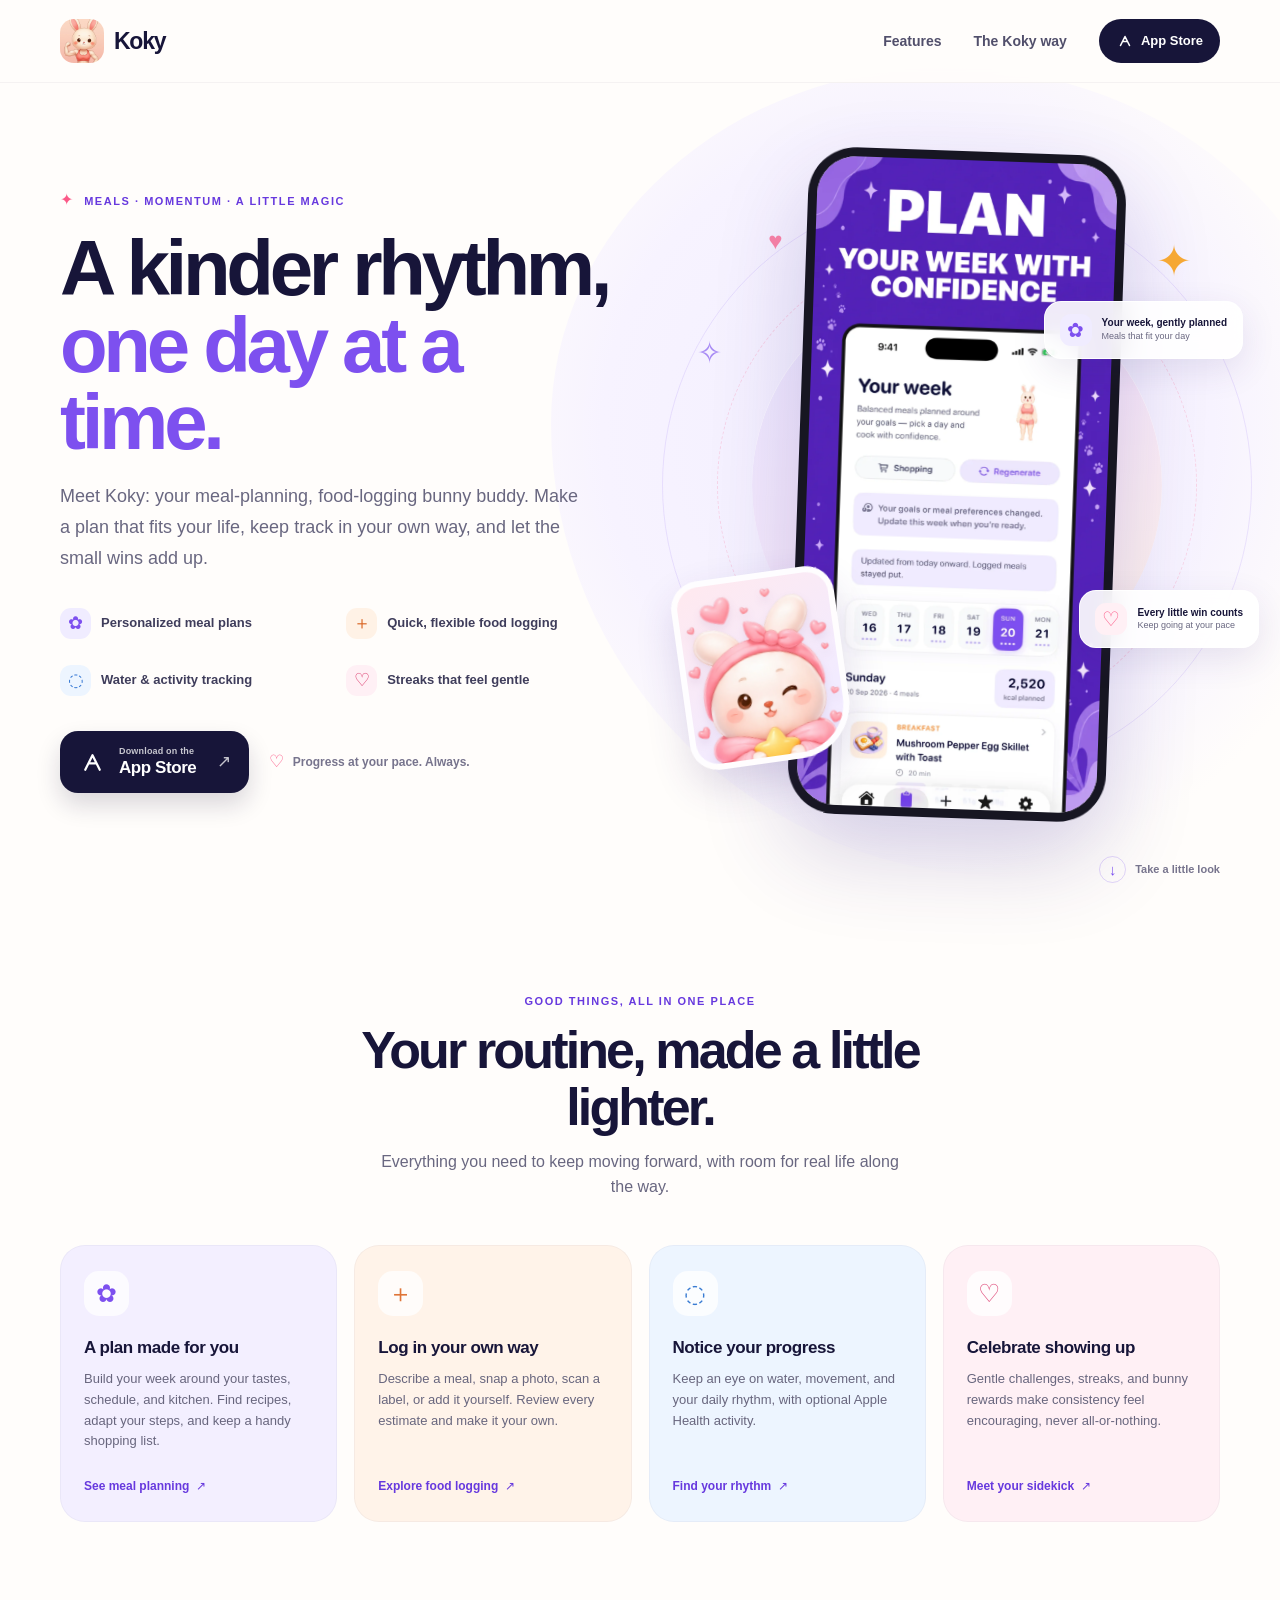
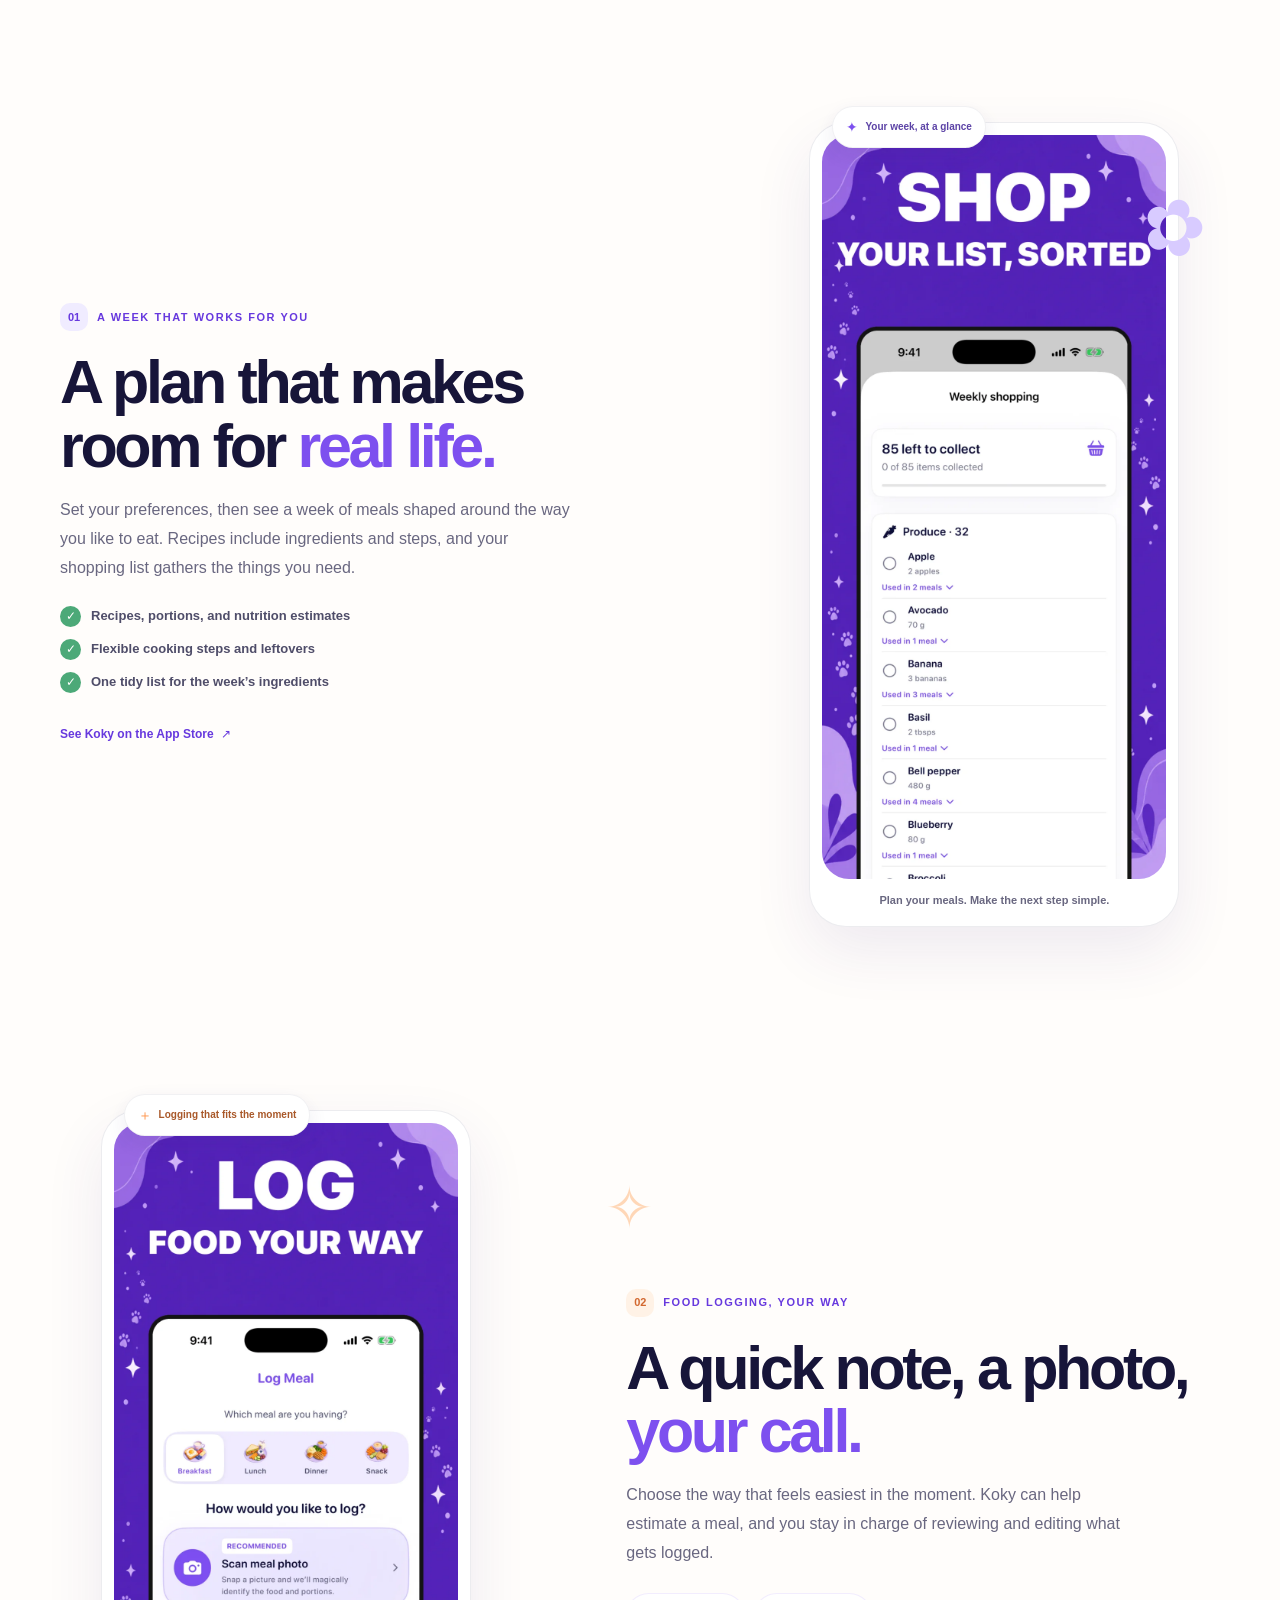
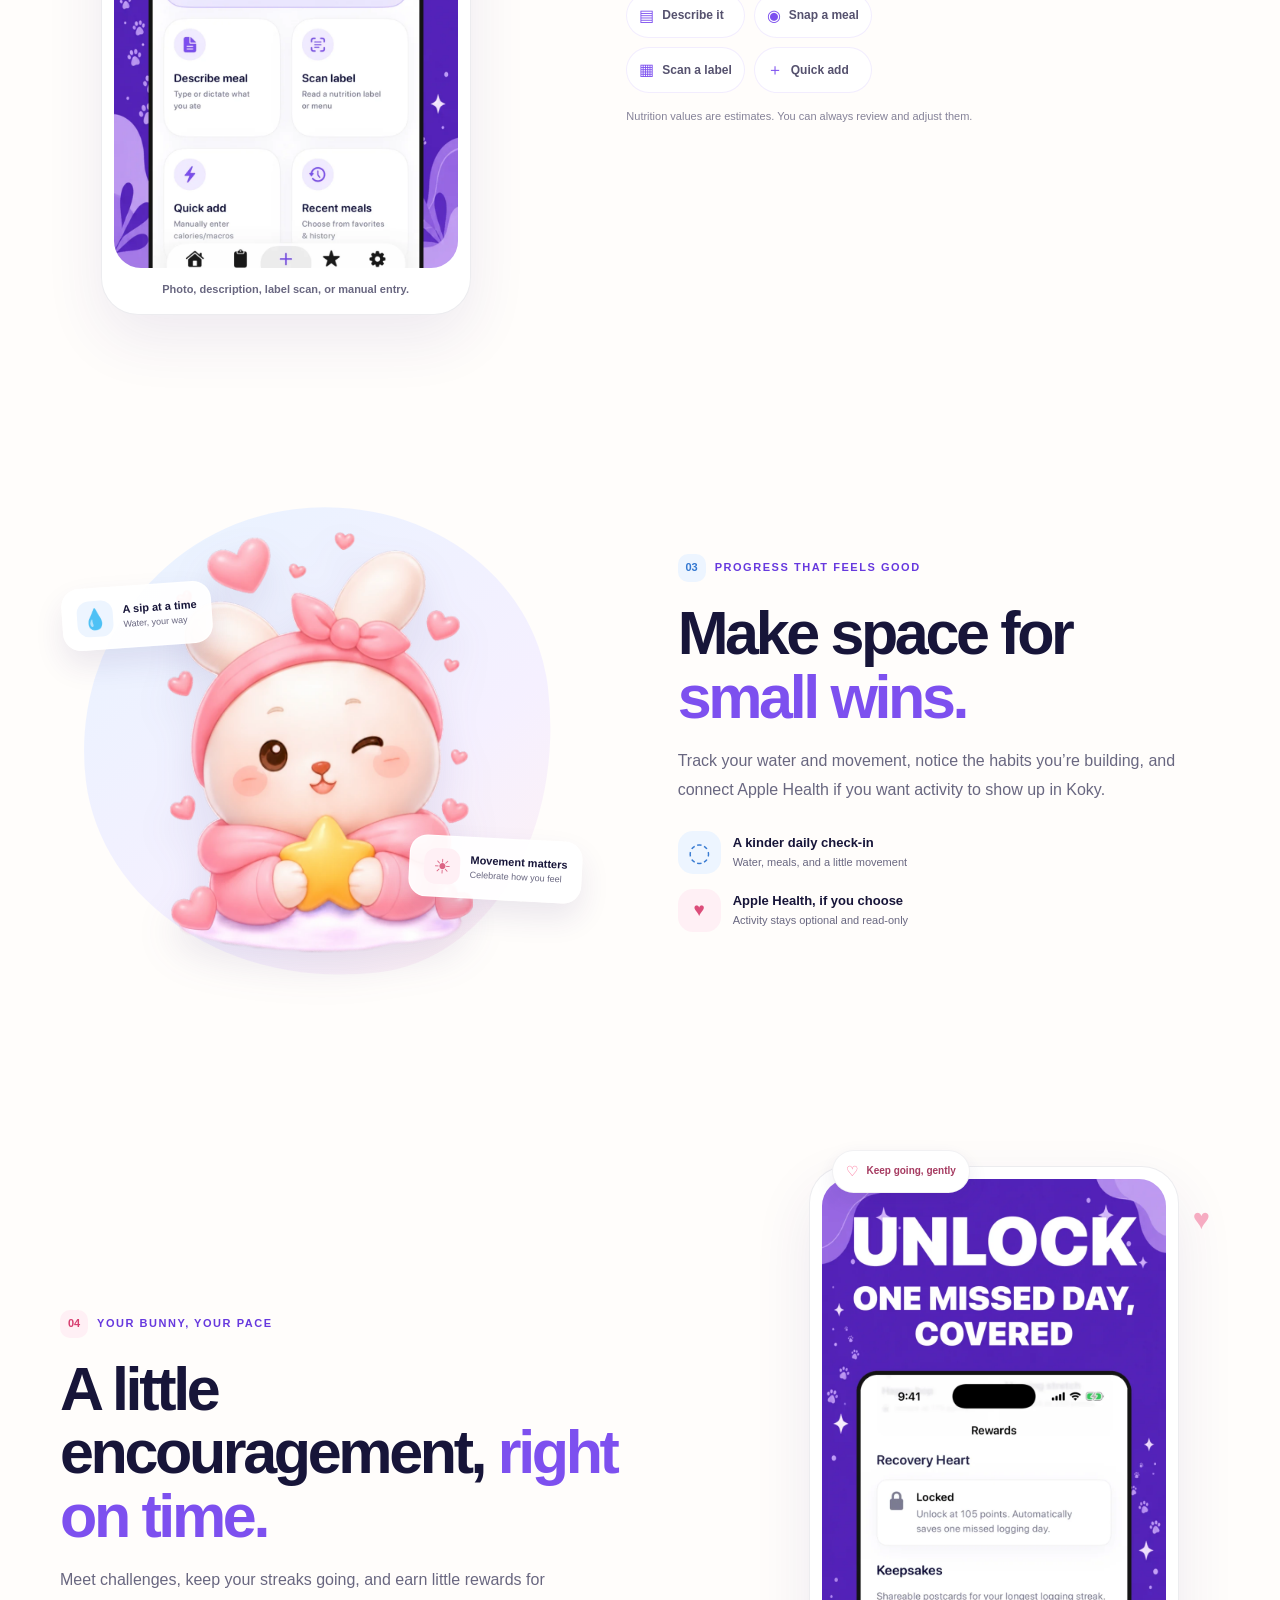
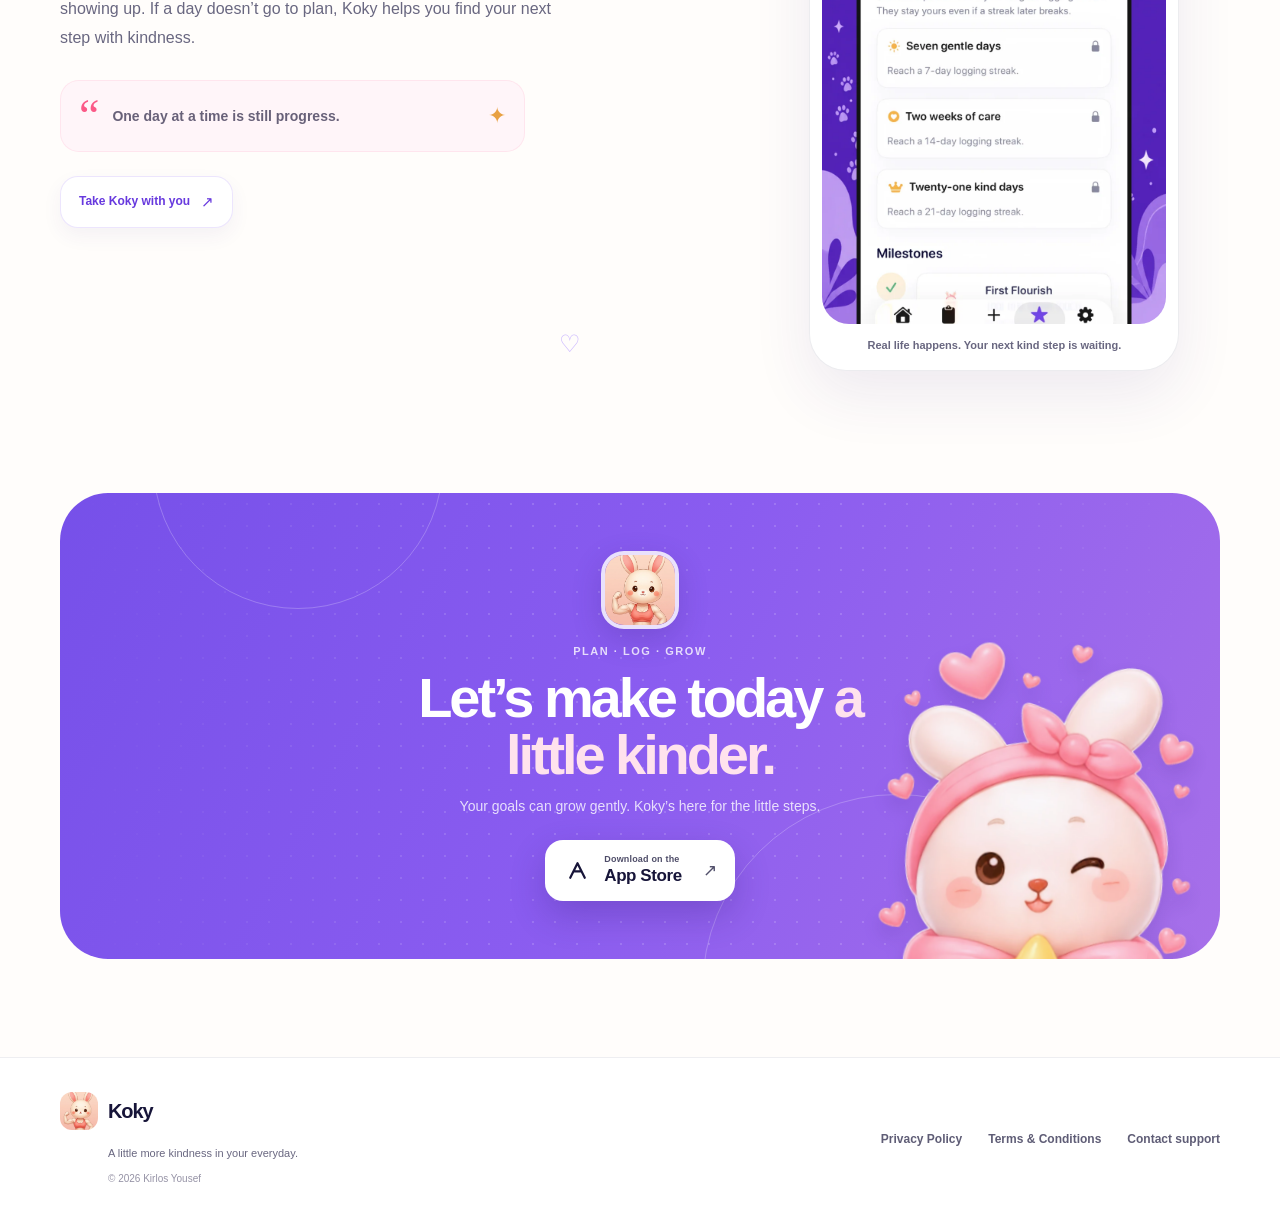
<file: index.html>
<!doctype html>
<html lang="en">
  <head>
    <meta charset="utf-8">
    <meta name="viewport" content="width=device-width, initial-scale=1">
    <meta name="theme-color" content="#fbf9ff">
    <meta name="description" content="Plan meals, log food in seconds, and build a kinder daily rhythm with Koky — your little bunny companion.">
    <meta property="og:type" content="website">
    <meta property="og:title" content="Koky — a kinder rhythm, one day at a time">
    <meta property="og:description" content="Personalized meal plans, quick food logging, and gentle progress with Koky by your side.">
    <meta property="og:image" content="site-assets/koky-icon.webp">
    <title>Koky — a kinder rhythm, one day at a time</title>
    <link rel="icon" href="site-assets/koky-icon.webp" type="image/webp">
    <link rel="preload" as="image" href="site-assets/weekly-plan.webp" type="image/webp">
    <link rel="stylesheet" href="site.css">
    <script src="site.js" defer></script>
  </head>
  <body>
    <a class="skip-link" href="#main">Skip to content</a>

    <header class="site-header" id="top">
      <div class="header-inner">
        <a class="brand" href="./" aria-label="Koky home">
          <img src="site-assets/koky-icon.webp" width="44" height="44" alt="">
          <span>Koky</span>
        </a>
        <button class="menu-toggle" type="button" aria-expanded="false" aria-controls="primary-nav">
          <span class="sr-only">Open navigation</span>
          <span class="menu-lines" aria-hidden="true"><i></i><i></i></span>
        </button>
        <nav class="primary-nav" id="primary-nav" aria-label="Main navigation">
          <a href="#features">Features</a>
          <a href="#how-it-feels">The Koky way</a>
          <a class="nav-store-link" href="https://apps.apple.com/us/app/id6803099691" target="_blank" rel="noopener noreferrer">
            <svg class="store-mark" viewBox="0 0 32 32" aria-hidden="true"><path d="M8 24 16 8l8 16M11.5 17h9" /></svg> App Store
          </a>
        </nav>
      </div>
    </header>

    <main id="main">
      <section class="hero section-wrap" aria-labelledby="hero-title">
        <div class="hero-copy">
          <p class="eyebrow"><span class="eyebrow-sparkle" aria-hidden="true">✦</span> MEALS · MOMENTUM · A LITTLE MAGIC</p>
          <h1 id="hero-title">A kinder rhythm,<br><span>one day at a time.</span></h1>
          <p class="hero-intro">Meet Koky: your meal-planning, food-logging bunny buddy. Make a plan that fits your life, keep track in your own way, and let the small wins add up.</p>

          <ul class="hero-features" aria-label="Koky app features">
            <li><span class="mini-icon icon-meal" aria-hidden="true">✿</span> Personalized meal plans</li>
            <li><span class="mini-icon icon-log" aria-hidden="true">＋</span> Quick, flexible food logging</li>
            <li><span class="mini-icon icon-water" aria-hidden="true">◌</span> Water &amp; activity tracking</li>
            <li><span class="mini-icon icon-reward" aria-hidden="true">♡</span> Streaks that feel gentle</li>
          </ul>

          <div class="hero-actions">
            <a class="button button-primary" href="https://apps.apple.com/us/app/id6803099691" target="_blank" rel="noopener noreferrer">
              <svg class="store-mark store-mark-large" viewBox="0 0 32 32" aria-hidden="true"><path d="M8 24 16 8l8 16M11.5 17h9" /></svg>
              <span><small>Download on the</small><strong>App Store</strong></span>
              <span class="button-arrow" aria-hidden="true">↗</span>
            </a>
            <p class="hero-note"><span aria-hidden="true">♡</span> Progress at your pace. Always.</p>
          </div>
        </div>

        <div class="hero-art" role="group" aria-label="Preview of Koky’s weekly meal plan">
          <div class="art-orbit orbit-one" aria-hidden="true"></div>
          <div class="art-orbit orbit-two" aria-hidden="true"></div>
          <span class="float-spark spark-one" aria-hidden="true">✦</span>
          <span class="float-spark spark-two" aria-hidden="true">✧</span>
          <span class="float-heart" aria-hidden="true">♥</span>
          <div class="phone-frame">
            <img class="phone-screen" src="site-assets/weekly-plan.webp" width="900" height="1948" alt="Koky’s weekly meal plan screen with planned meals and a weekly calendar" fetchpriority="high">
          </div>
          <div class="mascot-sticker">
            <img src="site-assets/koky-companion.webp" width="700" height="1050" alt="Koky the bunny holding a star">
          </div>
          <div class="floating-note note-plan" aria-hidden="true"><span>✿</span><div><b>Your week, gently planned</b><small>Meals that fit your day</small></div></div>
          <div class="floating-note note-streak" aria-hidden="true"><span>♡</span><div><b>Every little win counts</b><small>Keep going at your pace</small></div></div>
        </div>
        <a class="scroll-cue" href="#features"><span aria-hidden="true">↓</span> Take a little look</a>
      </section>

      <section class="feature-strip section-wrap" id="features" aria-labelledby="features-title">
        <div class="section-heading reveal">
          <p class="eyebrow">GOOD THINGS, ALL IN ONE PLACE</p>
          <h2 id="features-title">Your routine, made a little lighter.</h2>
          <p>Everything you need to keep moving forward, with room for real life along the way.</p>
        </div>
        <div class="feature-grid">
          <article class="feature-card feature-lavender reveal">
            <span class="feature-icon" aria-hidden="true">✿</span>
            <h3>A plan made for you</h3>
            <p>Build your week around your tastes, schedule, and kitchen. Find recipes, adapt your steps, and keep a handy shopping list.</p>
            <a href="#meal-planning" class="text-link">See meal planning <span aria-hidden="true">↗</span></a>
          </article>
          <article class="feature-card feature-peach reveal">
            <span class="feature-icon" aria-hidden="true">＋</span>
            <h3>Log in your own way</h3>
            <p>Describe a meal, snap a photo, scan a label, or add it yourself. Review every estimate and make it your own.</p>
            <a href="#food-logging" class="text-link">Explore food logging <span aria-hidden="true">↗</span></a>
          </article>
          <article class="feature-card feature-blue reveal">
            <span class="feature-icon" aria-hidden="true">◌</span>
            <h3>Notice your progress</h3>
            <p>Keep an eye on water, movement, and your daily rhythm, with optional Apple Health activity.</p>
            <a href="#daily-progress" class="text-link">Find your rhythm <span aria-hidden="true">↗</span></a>
          </article>
          <article class="feature-card feature-pink reveal">
            <span class="feature-icon" aria-hidden="true">♡</span>
            <h3>Celebrate showing up</h3>
            <p>Gentle challenges, streaks, and bunny rewards make consistency feel encouraging, never all-or-nothing.</p>
            <a href="#gentle-progress" class="text-link">Meet your sidekick <span aria-hidden="true">↗</span></a>
          </article>
        </div>
      </section>

      <section class="story-section section-wrap" id="meal-planning" aria-labelledby="meal-title">
        <div class="story-copy reveal">
          <p class="eyebrow"><span class="number-badge">01</span> A WEEK THAT WORKS FOR YOU</p>
          <h2 id="meal-title">A plan that makes room for <span>real life.</span></h2>
          <p>Set your preferences, then see a week of meals shaped around the way you like to eat. Recipes include ingredients and steps, and your shopping list gathers the things you need.</p>
          <ul class="check-list">
            <li><span aria-hidden="true">✓</span> Recipes, portions, and nutrition estimates</li>
            <li><span aria-hidden="true">✓</span> Flexible cooking steps and leftovers</li>
            <li><span aria-hidden="true">✓</span> One tidy list for the week’s ingredients</li>
          </ul>
          <a class="text-link" href="https://apps.apple.com/us/app/id6803099691" target="_blank" rel="noopener noreferrer">See Koky on the App Store <span aria-hidden="true">↗</span></a>
        </div>
        <figure class="screen-card screen-plan reveal">
          <span class="screen-caption"><span aria-hidden="true">✦</span> Your week, at a glance</span>
          <img src="site-assets/shopping-list.webp" width="900" height="1948" loading="lazy" alt="A weekly shopping list in Koky, grouped by ingredient category">
          <figcaption>Plan your meals. Make the next step simple.</figcaption>
        </figure>
        <span class="decorative-leaf leaf-one" aria-hidden="true">✿</span>
      </section>

      <section class="story-section story-reverse section-wrap" id="food-logging" aria-labelledby="logging-title">
        <div class="story-copy reveal">
          <p class="eyebrow"><span class="number-badge peach-number">02</span> FOOD LOGGING, YOUR WAY</p>
          <h2 id="logging-title">A quick note, a photo, <span>your call.</span></h2>
          <p>Choose the way that feels easiest in the moment. Koky can help estimate a meal, and you stay in charge of reviewing and editing what gets logged.</p>
          <div class="logging-options">
            <span><i aria-hidden="true">▤</i> Describe it</span>
            <span><i aria-hidden="true">◉</i> Snap a meal</span>
            <span><i aria-hidden="true">▦</i> Scan a label</span>
            <span><i aria-hidden="true">＋</i> Quick add</span>
          </div>
          <p class="small-disclaimer">Nutrition values are estimates. You can always review and adjust them.</p>
        </div>
        <figure class="screen-card screen-log reveal">
          <span class="screen-caption peach-caption"><span aria-hidden="true">＋</span> Logging that fits the moment</span>
          <img src="site-assets/food-logging.webp" width="900" height="1948" loading="lazy" alt="Koky’s food logging screen with meal photo, description, label scan, and quick add options">
          <figcaption>Photo, description, label scan, or manual entry.</figcaption>
        </figure>
        <span class="decorative-leaf leaf-two" aria-hidden="true">✧</span>
      </section>

      <section class="daily-section section-wrap" id="daily-progress" aria-labelledby="daily-title">
        <div class="daily-art reveal">
          <div class="daily-backdrop" aria-hidden="true"></div>
          <img class="daily-mascot" src="site-assets/koky-companion.webp" width="700" height="1050" loading="lazy" alt="Koky the bunny smiling and holding a star">
          <div class="daily-water-card" aria-hidden="true"><span>💧</span><div><b>A sip at a time</b><small>Water, your way</small></div></div>
          <div class="daily-move-card" aria-hidden="true"><span>☀</span><div><b>Movement matters</b><small>Celebrate how you feel</small></div></div>
        </div>
        <div class="story-copy reveal">
          <p class="eyebrow"><span class="number-badge blue-number">03</span> PROGRESS THAT FEELS GOOD</p>
          <h2 id="daily-title">Make space for <span>small wins.</span></h2>
          <p>Track your water and movement, notice the habits you’re building, and connect Apple Health if you want activity to show up in Koky.</p>
          <div class="progress-points">
            <div><span class="progress-symbol water-symbol" aria-hidden="true">◌</span><div><b>A kinder daily check-in</b><small>Water, meals, and a little movement</small></div></div>
            <div><span class="progress-symbol health-symbol" aria-hidden="true">♥</span><div><b>Apple Health, if you choose</b><small>Activity stays optional and read-only</small></div></div>
          </div>
        </div>
      </section>

      <section class="gentle-section section-wrap" id="gentle-progress" aria-labelledby="gentle-title">
        <div class="story-copy reveal">
          <p class="eyebrow"><span class="number-badge pink-number">04</span> YOUR BUNNY, YOUR PACE</p>
          <h2 id="gentle-title">A little encouragement, <span>right on time.</span></h2>
          <p>Meet challenges, keep your streaks going, and earn little rewards for showing up. If a day doesn’t go to plan, Koky helps you find your next step with kindness.</p>
          <div class="gentle-quote"><span aria-hidden="true">“</span><p>One day at a time is still progress.</p><span class="quote-sparkle" aria-hidden="true">✦</span></div>
          <a class="button button-soft" href="https://apps.apple.com/us/app/id6803099691" target="_blank" rel="noopener noreferrer">Take Koky with you <span aria-hidden="true">↗</span></a>
        </div>
        <figure class="screen-card screen-recovery reveal">
          <span class="screen-caption pink-caption"><span aria-hidden="true">♡</span> Keep going, gently</span>
          <img src="site-assets/gentle-recovery.webp" width="900" height="1948" loading="lazy" alt="Koky’s gentle recovery screen, offering encouragement after a missed day">
          <figcaption>Real life happens. Your next kind step is waiting.</figcaption>
        </figure>
        <span class="decorative-heart heart-one" aria-hidden="true">♥</span>
        <span class="decorative-heart heart-two" aria-hidden="true">♡</span>
      </section>

      <section class="final-cta section-wrap" id="how-it-feels" aria-labelledby="final-title">
        <div class="cta-orb cta-orb-one" aria-hidden="true"></div>
        <div class="cta-orb cta-orb-two" aria-hidden="true"></div>
        <div class="cta-content reveal">
          <img src="site-assets/koky-icon.webp" width="100" height="100" alt="" loading="lazy">
          <p class="eyebrow">PLAN · LOG · GROW</p>
          <h2 id="final-title">Let’s make today <span>a little kinder.</span></h2>
          <p>Your goals can grow gently. Koky’s here for the little steps.</p>
          <a class="button button-light" href="https://apps.apple.com/us/app/id6803099691" target="_blank" rel="noopener noreferrer">
            <svg class="store-mark store-mark-large" viewBox="0 0 32 32" aria-hidden="true"><path d="M8 24 16 8l8 16M11.5 17h9" /></svg><span><small>Download on the</small><strong>App Store</strong></span><span class="button-arrow" aria-hidden="true">↗</span>
          </a>
        </div>
        <img class="cta-bunny" src="site-assets/koky-companion.webp" width="700" height="1050" loading="lazy" alt="">
      </section>
    </main>

    <footer class="site-footer">
      <div class="footer-inner">
        <div class="footer-brand-block">
          <a class="brand footer-brand" href="./"><img src="site-assets/koky-icon.webp" width="40" height="40" loading="lazy" alt=""><span>Koky</span></a>
          <p>A little more kindness in your everyday.</p>
          <p class="copyright">© <span data-current-year>2026</span> Kirlos Yousef</p>
        </div>
        <nav class="footer-links" aria-label="Legal and support links">
          <a href="./privacy/">Privacy Policy</a>
          <a href="./terms/">Terms &amp; Conditions</a>
          <a href="mailto:support@kirlosyousef.com">Contact support</a>
        </nav>
      </div>
    </footer>
  </body>
</html>
</file>
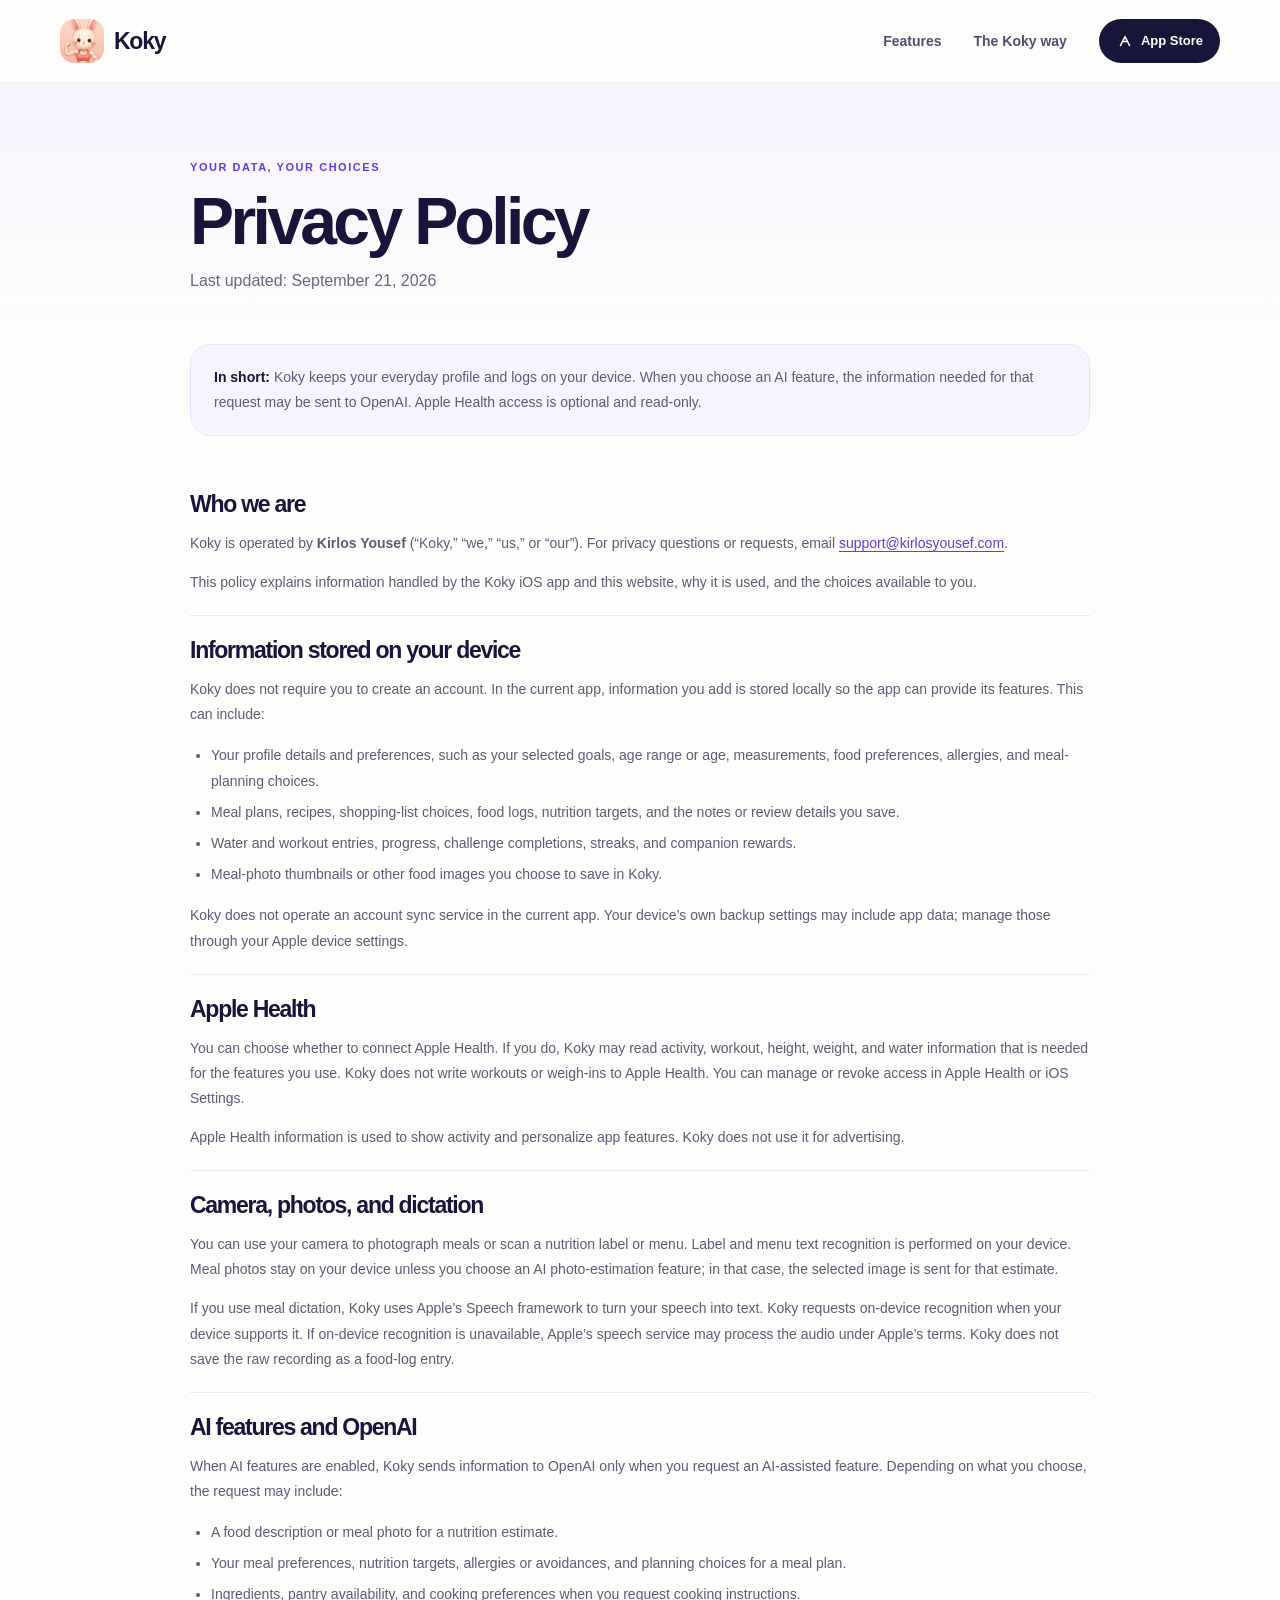
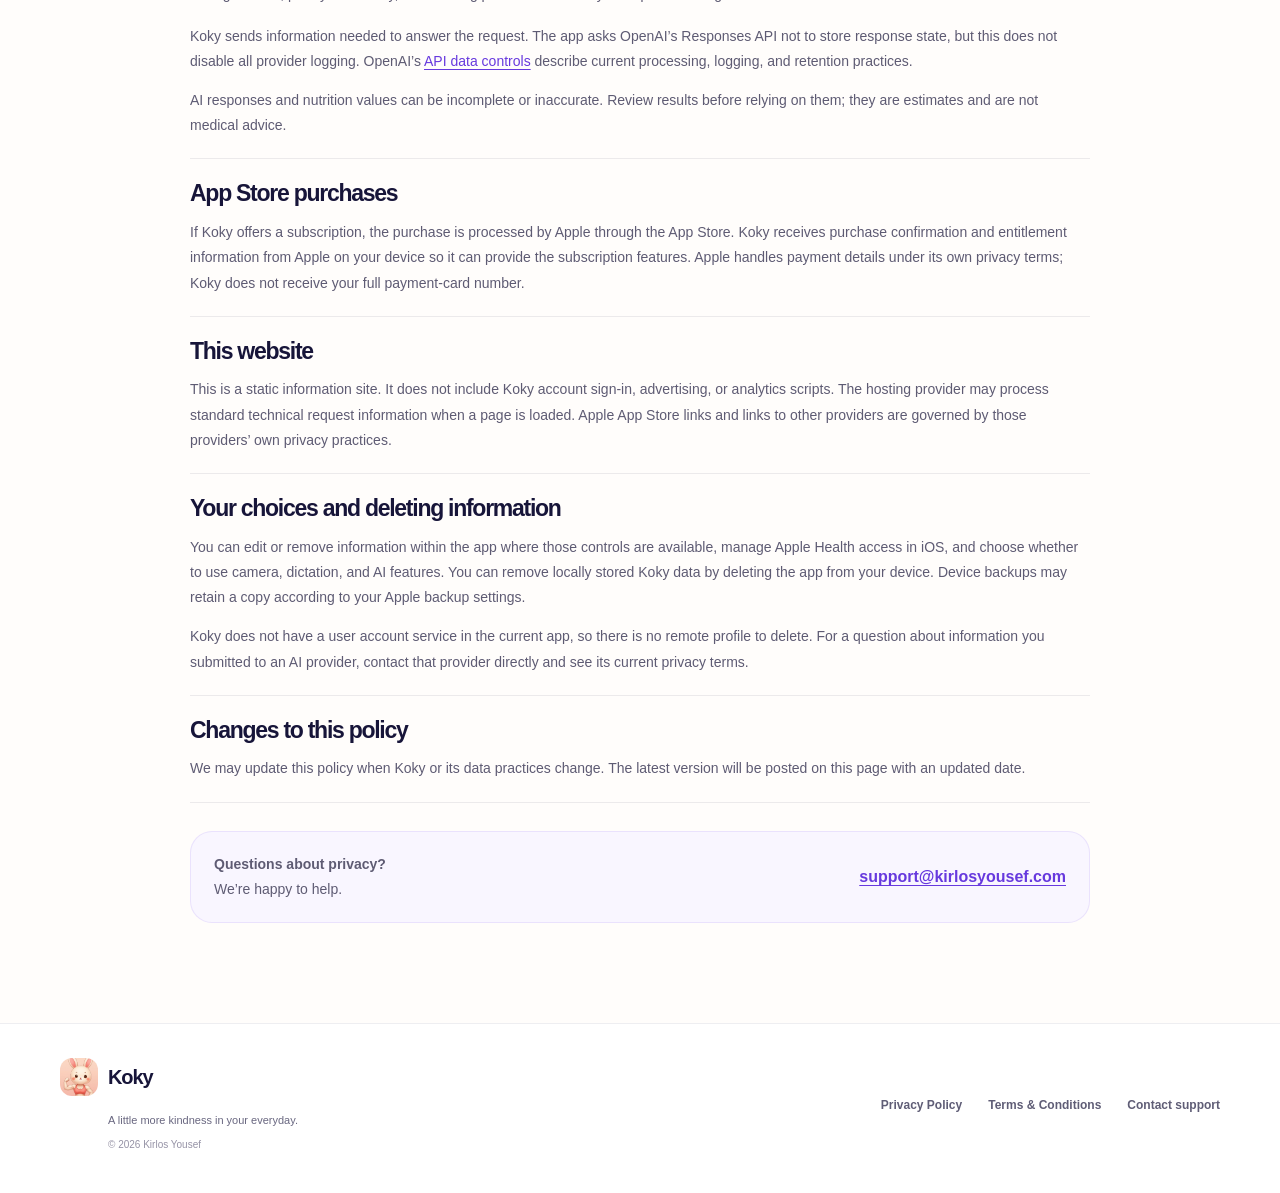
<file: privacy/index.html>
<!doctype html>
<html lang="en">
  <head>
    <meta charset="utf-8">
    <meta name="viewport" content="width=device-width, initial-scale=1">
    <meta name="theme-color" content="#fbf9ff">
    <meta name="description" content="Learn what Koky stores on your device, when information is sent to service providers, and how to contact us about privacy.">
    <title>Privacy Policy — Koky</title>
    <link rel="icon" href="../site-assets/koky-icon.webp" type="image/webp">
    <link rel="stylesheet" href="../site.css">
    <script src="../site.js" defer></script>
  </head>
  <body class="legal-page">
    <a class="skip-link" href="#main">Skip to content</a>
    <header class="site-header" id="top">
      <div class="header-inner">
        <a class="brand" href="../" aria-label="Koky home"><img src="../site-assets/koky-icon.webp" width="44" height="44" alt=""><span>Koky</span></a>
        <button class="menu-toggle" type="button" aria-expanded="false" aria-controls="primary-nav">
          <span class="sr-only">Open navigation</span><span class="menu-lines" aria-hidden="true"><i></i><i></i></span>
        </button>
        <nav class="primary-nav" id="primary-nav" aria-label="Main navigation">
          <a href="../#features">Features</a>
          <a href="../#how-it-feels">The Koky way</a>
          <a class="nav-store-link" href="https://apps.apple.com/us/app/id6803099691" target="_blank" rel="noopener noreferrer"><svg class="store-mark" viewBox="0 0 32 32" aria-hidden="true"><path d="M8 24 16 8l8 16M11.5 17h9" /></svg> App Store</a>
        </nav>
      </div>
    </header>

    <main id="main">
      <section class="legal-hero" aria-labelledby="page-title">
        <div class="section-wrap">
          <p class="eyebrow">YOUR DATA, YOUR CHOICES</p>
          <h1 id="page-title">Privacy Policy</h1>
          <p>Last updated: September 21, 2026</p>
        </div>
      </section>

      <article class="legal-layout">
        <p class="legal-summary"><strong>In short:</strong> Koky keeps your everyday profile and logs on your device. When you choose an AI feature, the information needed for that request may be sent to OpenAI. Apple Health access is optional and read-only.</p>

        <section aria-labelledby="who-we-are">
          <h2 id="who-we-are">Who we are</h2>
          <p>Koky is operated by <strong>Kirlos Yousef</strong> (“Koky,” “we,” “us,” or “our”). For privacy questions or requests, email <a href="mailto:support@kirlosyousef.com">support@kirlosyousef.com</a>.</p>
          <p>This policy explains information handled by the Koky iOS app and this website, why it is used, and the choices available to you.</p>
        </section>

        <section aria-labelledby="information-on-device">
          <h2 id="information-on-device">Information stored on your device</h2>
          <p>Koky does not require you to create an account. In the current app, information you add is stored locally so the app can provide its features. This can include:</p>
          <ul>
            <li>Your profile details and preferences, such as your selected goals, age range or age, measurements, food preferences, allergies, and meal-planning choices.</li>
            <li>Meal plans, recipes, shopping-list choices, food logs, nutrition targets, and the notes or review details you save.</li>
            <li>Water and workout entries, progress, challenge completions, streaks, and companion rewards.</li>
            <li>Meal-photo thumbnails or other food images you choose to save in Koky.</li>
          </ul>
          <p>Koky does not operate an account sync service in the current app. Your device’s own backup settings may include app data; manage those through your Apple device settings.</p>
        </section>

        <section aria-labelledby="health-information">
          <h2 id="health-information">Apple Health</h2>
          <p>You can choose whether to connect Apple Health. If you do, Koky may read activity, workout, height, weight, and water information that is needed for the features you use. Koky does not write workouts or weigh-ins to Apple Health. You can manage or revoke access in Apple Health or iOS Settings.</p>
          <p>Apple Health information is used to show activity and personalize app features. Koky does not use it for advertising.</p>
        </section>

        <section aria-labelledby="camera-speech">
          <h2 id="camera-speech">Camera, photos, and dictation</h2>
          <p>You can use your camera to photograph meals or scan a nutrition label or menu. Label and menu text recognition is performed on your device. Meal photos stay on your device unless you choose an AI photo-estimation feature; in that case, the selected image is sent for that estimate.</p>
          <p>If you use meal dictation, Koky uses Apple’s Speech framework to turn your speech into text. Koky requests on-device recognition when your device supports it. If on-device recognition is unavailable, Apple’s speech service may process the audio under Apple’s terms. Koky does not save the raw recording as a food-log entry.</p>
        </section>

        <section aria-labelledby="ai-services">
          <h2 id="ai-services">AI features and OpenAI</h2>
          <p>When AI features are enabled, Koky sends information to OpenAI only when you request an AI-assisted feature. Depending on what you choose, the request may include:</p>
          <ul>
            <li>A food description or meal photo for a nutrition estimate.</li>
            <li>Your meal preferences, nutrition targets, allergies or avoidances, and planning choices for a meal plan.</li>
            <li>Ingredients, pantry availability, and cooking preferences when you request cooking instructions.</li>
          </ul>
          <p>Koky sends information needed to answer the request. The app asks OpenAI’s Responses API not to store response state, but this does not disable all provider logging. OpenAI’s <a href="https://developers.openai.com/api/docs/guides/your-data" target="_blank" rel="noopener noreferrer">API data controls</a> describe current processing, logging, and retention practices.</p>
          <p>AI responses and nutrition values can be incomplete or inaccurate. Review results before relying on them; they are estimates and are not medical advice.</p>
        </section>

        <section aria-labelledby="purchases">
          <h2 id="purchases">App Store purchases</h2>
          <p>If Koky offers a subscription, the purchase is processed by Apple through the App Store. Koky receives purchase confirmation and entitlement information from Apple on your device so it can provide the subscription features. Apple handles payment details under its own privacy terms; Koky does not receive your full payment-card number.</p>
        </section>

        <section aria-labelledby="website-privacy">
          <h2 id="website-privacy">This website</h2>
          <p>This is a static information site. It does not include Koky account sign-in, advertising, or analytics scripts. The hosting provider may process standard technical request information when a page is loaded. Apple App Store links and links to other providers are governed by those providers’ own privacy practices.</p>
        </section>

        <section aria-labelledby="retention-deletion">
          <h2 id="retention-deletion">Your choices and deleting information</h2>
          <p>You can edit or remove information within the app where those controls are available, manage Apple Health access in iOS, and choose whether to use camera, dictation, and AI features. You can remove locally stored Koky data by deleting the app from your device. Device backups may retain a copy according to your Apple backup settings.</p>
          <p>Koky does not have a user account service in the current app, so there is no remote profile to delete. For a question about information you submitted to an AI provider, contact that provider directly and see its current privacy terms.</p>
        </section>

        <section aria-labelledby="policy-changes">
          <h2 id="policy-changes">Changes to this policy</h2>
          <p>We may update this policy when Koky or its data practices change. The latest version will be posted on this page with an updated date.</p>
        </section>

        <div class="contact-card">
          <p><strong>Questions about privacy?</strong><br>We’re happy to help.</p>
          <a href="mailto:support@kirlosyousef.com">support@kirlosyousef.com</a>
        </div>
      </article>
    </main>

    <footer class="site-footer legal-footer">
      <div class="footer-inner">
        <div class="footer-brand-block"><a class="brand footer-brand" href="../"><img src="../site-assets/koky-icon.webp" width="40" height="40" alt=""><span>Koky</span></a><p>A little more kindness in your everyday.</p><p class="copyright">© <span data-current-year>2026</span> Kirlos Yousef</p></div>
        <nav class="footer-links" aria-label="Legal and support links"><a href="./" aria-current="page">Privacy Policy</a><a href="../terms/">Terms &amp; Conditions</a><a href="mailto:support@kirlosyousef.com">Contact support</a></nav>
      </div>
    </footer>
  </body>
</html>
</file>
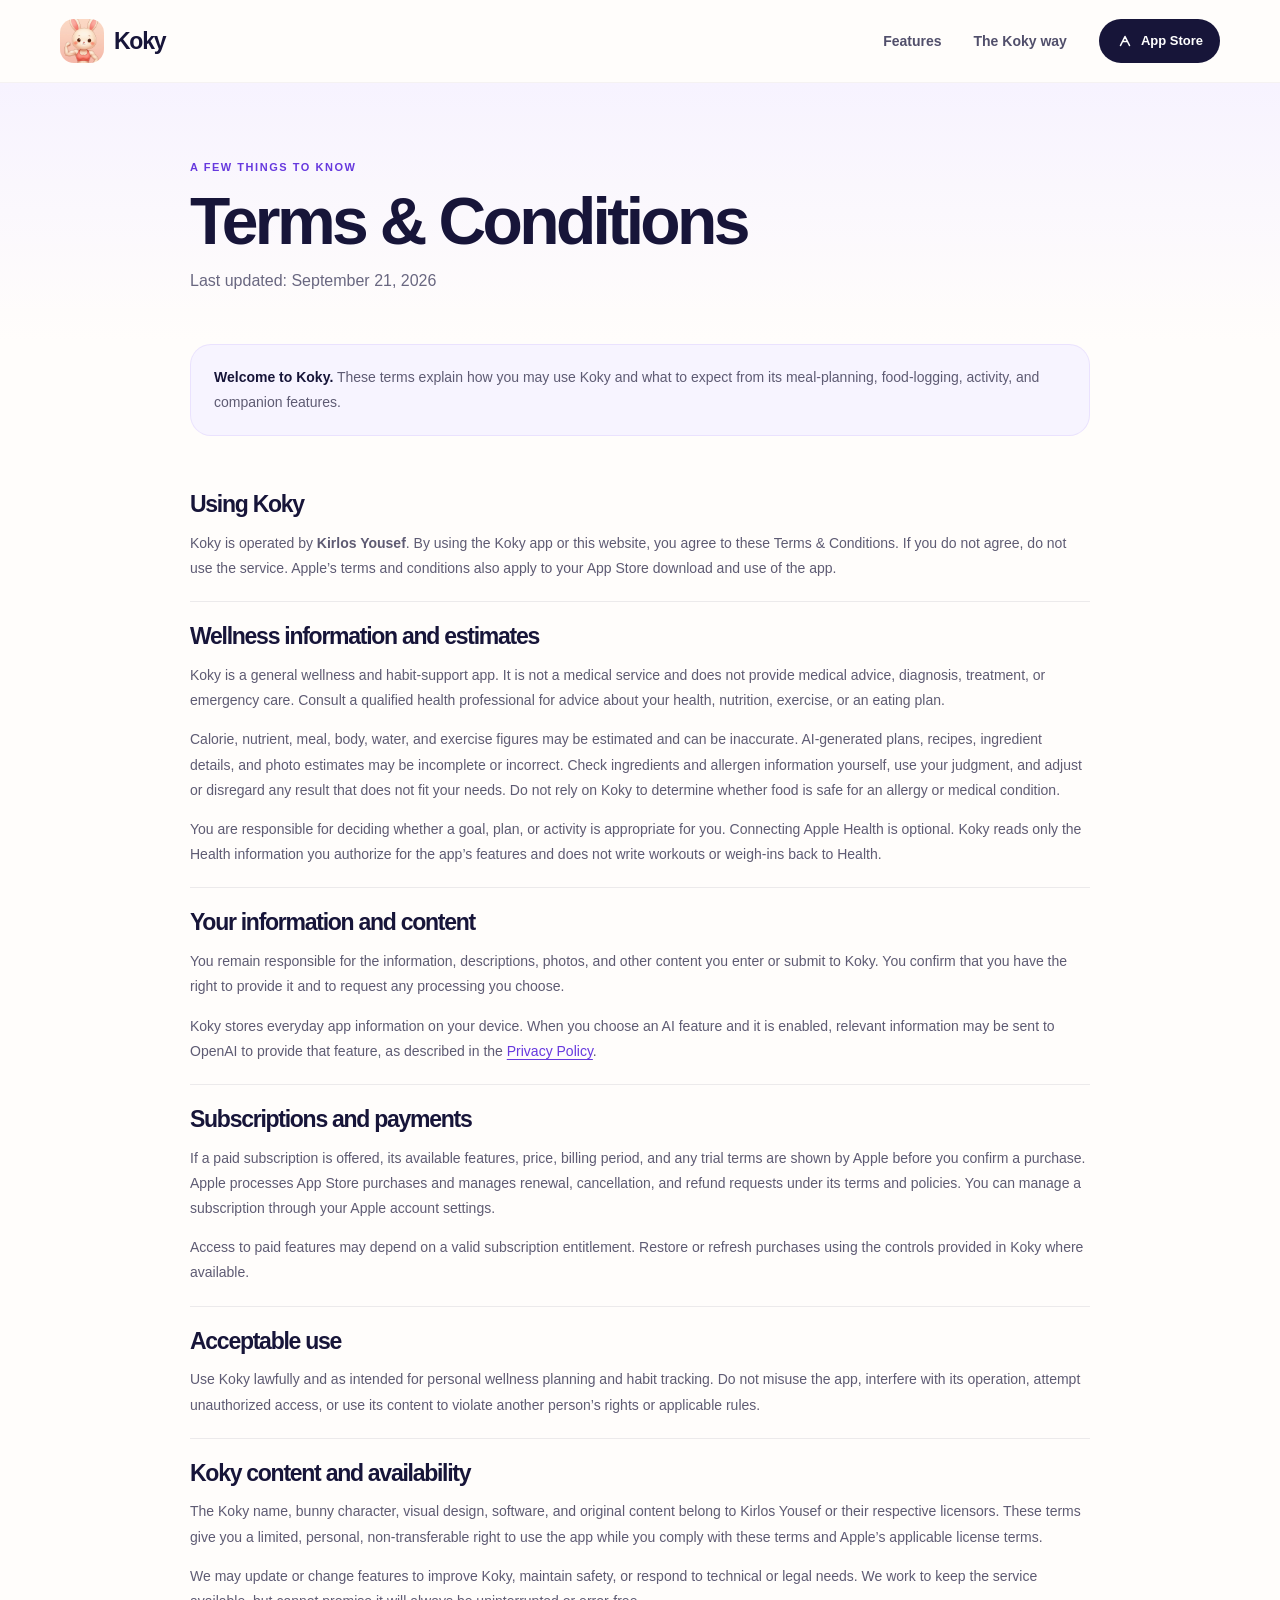
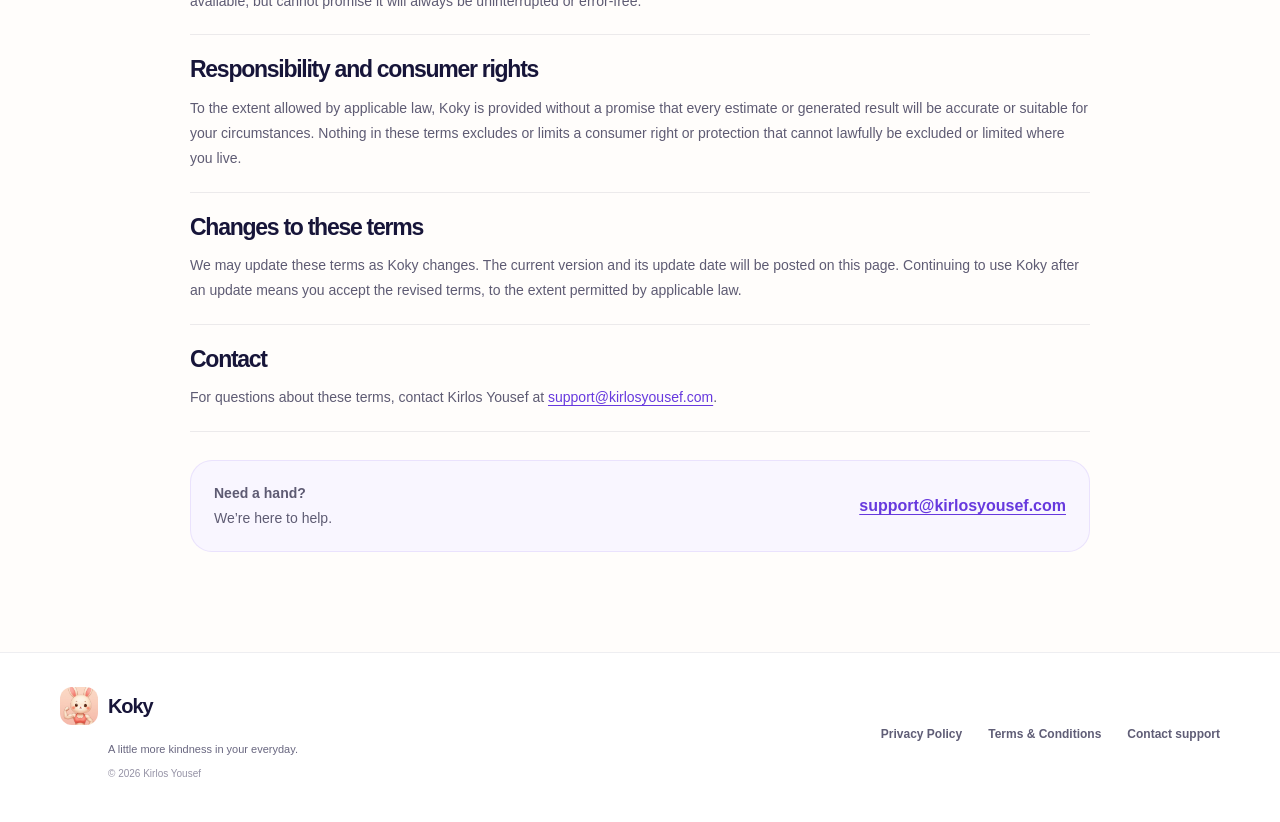
<file: terms/index.html>
<!doctype html>
<html lang="en">
  <head>
    <meta charset="utf-8">
    <meta name="viewport" content="width=device-width, initial-scale=1">
    <meta name="theme-color" content="#fbf9ff">
    <meta name="description" content="Read the Terms and Conditions for using the Koky app and website.">
    <title>Terms &amp; Conditions — Koky</title>
    <link rel="icon" href="../site-assets/koky-icon.webp" type="image/webp">
    <link rel="stylesheet" href="../site.css">
    <script src="../site.js" defer></script>
  </head>
  <body class="legal-page">
    <a class="skip-link" href="#main">Skip to content</a>
    <header class="site-header" id="top">
      <div class="header-inner">
        <a class="brand" href="../" aria-label="Koky home"><img src="../site-assets/koky-icon.webp" width="44" height="44" alt=""><span>Koky</span></a>
        <button class="menu-toggle" type="button" aria-expanded="false" aria-controls="primary-nav">
          <span class="sr-only">Open navigation</span><span class="menu-lines" aria-hidden="true"><i></i><i></i></span>
        </button>
        <nav class="primary-nav" id="primary-nav" aria-label="Main navigation">
          <a href="../#features">Features</a>
          <a href="../#how-it-feels">The Koky way</a>
          <a class="nav-store-link" href="https://apps.apple.com/us/app/id6803099691" target="_blank" rel="noopener noreferrer"><svg class="store-mark" viewBox="0 0 32 32" aria-hidden="true"><path d="M8 24 16 8l8 16M11.5 17h9" /></svg> App Store</a>
        </nav>
      </div>
    </header>

    <main id="main">
      <section class="legal-hero" aria-labelledby="page-title">
        <div class="section-wrap">
          <p class="eyebrow">A FEW THINGS TO KNOW</p>
          <h1 id="page-title">Terms &amp; Conditions</h1>
          <p>Last updated: September 21, 2026</p>
        </div>
      </section>

      <article class="legal-layout">
        <p class="legal-summary"><strong>Welcome to Koky.</strong> These terms explain how you may use Koky and what to expect from its meal-planning, food-logging, activity, and companion features.</p>

        <section aria-labelledby="acceptance">
          <h2 id="acceptance">Using Koky</h2>
          <p>Koky is operated by <strong>Kirlos Yousef</strong>. By using the Koky app or this website, you agree to these Terms &amp; Conditions. If you do not agree, do not use the service. Apple’s terms and conditions also apply to your App Store download and use of the app.</p>
        </section>

        <section aria-labelledby="wellness">
          <h2 id="wellness">Wellness information and estimates</h2>
          <p>Koky is a general wellness and habit-support app. It is not a medical service and does not provide medical advice, diagnosis, treatment, or emergency care. Consult a qualified health professional for advice about your health, nutrition, exercise, or an eating plan.</p>
          <p>Calorie, nutrient, meal, body, water, and exercise figures may be estimated and can be inaccurate. AI-generated plans, recipes, ingredient details, and photo estimates may be incomplete or incorrect. Check ingredients and allergen information yourself, use your judgment, and adjust or disregard any result that does not fit your needs. Do not rely on Koky to determine whether food is safe for an allergy or medical condition.</p>
          <p>You are responsible for deciding whether a goal, plan, or activity is appropriate for you. Connecting Apple Health is optional. Koky reads only the Health information you authorize for the app’s features and does not write workouts or weigh-ins back to Health.</p>
        </section>

        <section aria-labelledby="your-content">
          <h2 id="your-content">Your information and content</h2>
          <p>You remain responsible for the information, descriptions, photos, and other content you enter or submit to Koky. You confirm that you have the right to provide it and to request any processing you choose.</p>
          <p>Koky stores everyday app information on your device. When you choose an AI feature and it is enabled, relevant information may be sent to OpenAI to provide that feature, as described in the <a href="../privacy/">Privacy Policy</a>.</p>
        </section>

        <section aria-labelledby="subscriptions">
          <h2 id="subscriptions">Subscriptions and payments</h2>
          <p>If a paid subscription is offered, its available features, price, billing period, and any trial terms are shown by Apple before you confirm a purchase. Apple processes App Store purchases and manages renewal, cancellation, and refund requests under its terms and policies. You can manage a subscription through your Apple account settings.</p>
          <p>Access to paid features may depend on a valid subscription entitlement. Restore or refresh purchases using the controls provided in Koky where available.</p>
        </section>

        <section aria-labelledby="acceptable-use">
          <h2 id="acceptable-use">Acceptable use</h2>
          <p>Use Koky lawfully and as intended for personal wellness planning and habit tracking. Do not misuse the app, interfere with its operation, attempt unauthorized access, or use its content to violate another person’s rights or applicable rules.</p>
        </section>

        <section aria-labelledby="ownership">
          <h2 id="ownership">Koky content and availability</h2>
          <p>The Koky name, bunny character, visual design, software, and original content belong to Kirlos Yousef or their respective licensors. These terms give you a limited, personal, non-transferable right to use the app while you comply with these terms and Apple’s applicable license terms.</p>
          <p>We may update or change features to improve Koky, maintain safety, or respond to technical or legal needs. We work to keep the service available, but cannot promise it will always be uninterrupted or error-free.</p>
        </section>

        <section aria-labelledby="liability">
          <h2 id="liability">Responsibility and consumer rights</h2>
          <p>To the extent allowed by applicable law, Koky is provided without a promise that every estimate or generated result will be accurate or suitable for your circumstances. Nothing in these terms excludes or limits a consumer right or protection that cannot lawfully be excluded or limited where you live.</p>
        </section>

        <section aria-labelledby="changes-terms">
          <h2 id="changes-terms">Changes to these terms</h2>
          <p>We may update these terms as Koky changes. The current version and its update date will be posted on this page. Continuing to use Koky after an update means you accept the revised terms, to the extent permitted by applicable law.</p>
        </section>

        <section aria-labelledby="contact-terms">
          <h2 id="contact-terms">Contact</h2>
          <p>For questions about these terms, contact Kirlos Yousef at <a href="mailto:support@kirlosyousef.com">support@kirlosyousef.com</a>.</p>
        </section>

        <div class="contact-card">
          <p><strong>Need a hand?</strong><br>We’re here to help.</p>
          <a href="mailto:support@kirlosyousef.com">support@kirlosyousef.com</a>
        </div>
      </article>
    </main>

    <footer class="site-footer legal-footer">
      <div class="footer-inner">
        <div class="footer-brand-block"><a class="brand footer-brand" href="../"><img src="../site-assets/koky-icon.webp" width="40" height="40" alt=""><span>Koky</span></a><p>A little more kindness in your everyday.</p><p class="copyright">© <span data-current-year>2026</span> Kirlos Yousef</p></div>
        <nav class="footer-links" aria-label="Legal and support links"><a href="../privacy/">Privacy Policy</a><a href="./" aria-current="page">Terms &amp; Conditions</a><a href="mailto:support@kirlosyousef.com">Contact support</a></nav>
      </div>
    </footer>
  </body>
</html>
</file>
<file: site.css>
:root {
  color-scheme: light;
  --ink: #171539;
  --muted: #696780;
  --purple: #7d50ef;
  --purple-dark: #6739de;
  --lavender: #f0ecff;
  --lavender-deep: #e5dcff;
  --pink: #fb5987;
  --pink-wash: #fff0f5;
  --peach: #ff944a;
  --peach-wash: #fff2e6;
  --blue: #548ee8;
  --blue-wash: #edf5ff;
  --green: #4ca978;
  --paper: #fffdfb;
  --line: rgba(23, 21, 57, .08);
  --shadow-card: 0 24px 60px rgba(70, 49, 130, .09);
  --shadow-phone: 0 38px 90px rgba(62, 39, 137, .20);
  --radius-card: 30px;
  --radius-large: 42px;
  --content: 1160px;
  font-family: -apple-system, BlinkMacSystemFont, "Segoe UI", "Helvetica Neue", sans-serif;
  font-synthesis: none;
  text-rendering: optimizeLegibility;
  -webkit-font-smoothing: antialiased;
  -moz-osx-font-smoothing: grayscale;
}

* { box-sizing: border-box; }

html {
  scroll-behavior: smooth;
  scroll-padding-top: 98px;
  background: var(--paper);
}

body {
  min-width: 320px;
  margin: 0;
  color: var(--ink);
  background: var(--paper);
  font-size: 16px;
  line-height: 1.6;
}

img { display: block; max-width: 100%; }
a { color: inherit; }
button, a { -webkit-tap-highlight-color: transparent; }
button { font: inherit; }

:focus-visible {
  outline: 3px solid #4b8cff;
  outline-offset: 4px;
  border-radius: 8px;
}

.sr-only {
  position: absolute;
  width: 1px;
  height: 1px;
  padding: 0;
  margin: -1px;
  overflow: hidden;
  clip: rect(0, 0, 0, 0);
  white-space: nowrap;
  border: 0;
}

.skip-link {
  position: fixed;
  z-index: 20;
  top: 12px;
  left: 12px;
  padding: 12px 18px;
  transform: translateY(-160%);
  border-radius: 14px;
  color: #fff;
  background: var(--ink);
  font-weight: 700;
  text-decoration: none;
}

.skip-link:focus { transform: translateY(0); }

.section-wrap, .header-inner, .footer-inner {
  width: min(var(--content), calc(100% - 56px));
  margin-inline: auto;
}

.site-header {
  position: sticky;
  z-index: 12;
  top: 0;
  background: rgba(255, 253, 251, .84);
  border-bottom: 1px solid rgba(23, 21, 57, .045);
  -webkit-backdrop-filter: blur(18px);
  backdrop-filter: blur(18px);
}

.header-inner {
  min-height: 82px;
  display: flex;
  align-items: center;
  justify-content: space-between;
  gap: 28px;
}

.brand {
  display: inline-flex;
  align-items: center;
  gap: 10px;
  color: var(--ink);
  font-size: 23px;
  font-weight: 850;
  letter-spacing: -.055em;
  text-decoration: none;
}

.brand img { width: 44px; height: 44px; border-radius: 14px; }
.primary-nav { display: flex; align-items: center; gap: 32px; }
.primary-nav a:not(.nav-store-link) { color: #514f6b; font-size: 14px; font-weight: 650; text-decoration: none; transition: color .2s ease; }
.primary-nav a:not(.nav-store-link):hover, .footer-links a:hover { color: var(--purple-dark); }

.nav-store-link {
  min-height: 44px;
  display: inline-flex;
  align-items: center;
  justify-content: center;
  gap: 7px;
  padding: 0 17px;
  border-radius: 999px;
  color: #fff;
  background: var(--ink);
  font-size: 13px;
  font-weight: 700;
  text-decoration: none;
  transition: transform .2s ease, background .2s ease;
}

.nav-store-link:hover { transform: translateY(-2px); background: var(--purple-dark); }
.store-mark { width: 18px; height: 18px; fill: none; stroke: currentColor; stroke-linecap: round; stroke-linejoin: round; stroke-width: 2.8; }
.store-mark-large { width: 29px; height: 29px; stroke-width: 2.45; }
.menu-toggle { display: none; }

.hero {
  position: relative;
  min-height: min(790px, calc(100svh - 82px));
  display: grid;
  grid-template-columns: minmax(0, 1fr) minmax(380px, .94fr);
  align-items: center;
  gap: clamp(36px, 5.7vw, 78px);
  padding-top: 68px;
  padding-bottom: 90px;
  isolation: isolate;
}

.hero::before {
  position: absolute;
  z-index: -2;
  top: -2%;
  right: -11vw;
  width: min(69vw, 810px);
  aspect-ratio: 1;
  content: "";
  border-radius: 49% 51% 43% 57% / 44% 47% 53% 56%;
  background: radial-gradient(circle at 44% 45%, #f2eeff 0, #f7f3ff 48%, rgba(248, 244, 255, 0) 73%);
  animation: cloud-breathe 9s ease-in-out infinite alternate;
}

.hero-copy { position: relative; z-index: 2; padding-block: 30px 18px; animation: rise-in .75s both ease-out; }
.eyebrow { margin: 0 0 18px; color: var(--purple-dark); font-size: 11px; font-weight: 800; letter-spacing: .14em; line-height: 1.45; }
.eyebrow-sparkle { padding-right: 5px; color: var(--pink); font-size: 16px; }

h1, h2, h3, p { margin-top: 0; }
h1, h2 { letter-spacing: -.055em; }

.hero h1 {
  max-width: 670px;
  margin-bottom: 20px;
  font-size: clamp(47px, 6.2vw, 78px);
  font-weight: 820;
  line-height: .99;
}

.hero h1 span, .story-copy h2 span, .final-cta h2 span { color: var(--purple); }
.hero-intro { max-width: 530px; margin-bottom: 26px; color: var(--muted); font-size: clamp(16px, 1.55vw, 18px); line-height: 1.72; }

.hero-features {
  display: grid;
  grid-template-columns: repeat(2, minmax(0, 1fr));
  gap: 11px 12px;
  max-width: 580px;
  padding: 0;
  margin: 0 0 28px;
  list-style: none;
}

.hero-features li { min-height: 46px; display: flex; align-items: center; gap: 10px; color: #3f3d5b; font-size: 13px; font-weight: 660; }
.mini-icon { width: 31px; height: 31px; flex: 0 0 31px; display: grid; place-items: center; border-radius: 11px; font-size: 18px; font-weight: 800; }
.icon-meal { color: var(--purple); background: var(--lavender); }
.icon-log { color: #d96625; background: var(--peach-wash); }
.icon-water { color: #3779d4; background: var(--blue-wash); }
.icon-reward { color: #d93669; background: var(--pink-wash); }

.hero-actions { display: flex; align-items: center; flex-wrap: wrap; gap: 16px 20px; }
.button { min-height: 62px; display: inline-flex; align-items: center; justify-content: center; gap: 12px; padding: 8px 18px; border: 0; border-radius: 18px; font-weight: 700; text-decoration: none; transition: transform .2s ease, box-shadow .2s ease, background .2s ease; }
.button:hover { transform: translateY(-3px); }
.button-primary { color: #fff; background: var(--ink); box-shadow: 0 12px 24px rgba(23, 21, 57, .16); }
.button-primary:hover { background: var(--purple-dark); box-shadow: 0 15px 27px rgba(103, 57, 222, .22); }
.button small, .button strong { display: block; text-align: left; line-height: 1.25; }
.button small { opacity: .76; font-size: 9px; font-weight: 550; letter-spacing: .02em; }
.button strong { font-size: 17px; letter-spacing: -.025em; }
.button-arrow { margin-left: 9px; font-size: 17px; opacity: .75; }
.hero-note { margin: 0; color: #77748d; font-size: 12px; font-weight: 620; }
.hero-note span { padding-right: 5px; color: var(--pink); font-size: 17px; vertical-align: -1px; }

.hero-art { position: relative; min-height: 620px; display: grid; place-items: center; isolation: isolate; }
.art-orbit { position: absolute; z-index: -2; border: 1px solid rgba(125, 80, 239, .13); border-radius: 50%; }
.orbit-one { width: 590px; height: 590px; animation: rotate-slow 54s linear infinite; }
.orbit-two { width: 480px; height: 480px; border-style: dashed; border-color: rgba(251, 89, 135, .20); animation: rotate-slow 70s linear infinite reverse; }
.hero-art::before { position: absolute; z-index: -2; width: 410px; height: 410px; content: ""; border-radius: 50%; background: linear-gradient(140deg, #eee8ff 10%, #f9eafa 57%, #fff4e8 100%); box-shadow: inset 0 1px 0 rgba(255,255,255,.9); }
.phone-frame { position: relative; z-index: 1; width: min(100%, 318px); padding: 8px; overflow: hidden; border: 1px solid rgba(22, 19, 45, .12); border-radius: 48px; background: #171622; box-shadow: var(--shadow-phone); transform: rotate(2deg); animation: phone-arrive .9s .12s both cubic-bezier(.2,.8,.2,1), phone-float 7s 1.1s ease-in-out infinite; }
.phone-screen { width: 100%; height: auto; aspect-ratio: 900 / 1948; object-fit: contain; border-radius: 39px; background: #fff; }
.mascot-sticker { position: absolute; z-index: 2; bottom: 55px; left: -13px; width: 164px; height: 190px; display: grid; place-items: center; overflow: hidden; border: 6px solid rgba(255,255,255,.9); border-radius: 28px 28px 55px 28px; background: linear-gradient(150deg, #ffe9ef, #f2ebff 73%); box-shadow: 0 18px 40px rgba(68, 44, 126, .16); transform: rotate(-8deg); animation: sticker-arrive .75s .32s both ease-out; }
.mascot-sticker img { width: auto; height: 100%; max-width: 100%; object-fit: contain; filter: drop-shadow(0 5px 4px rgba(71, 33, 115, .08)); }
.float-spark, .float-heart { position: absolute; z-index: 3; line-height: 1; }
.spark-one { top: 89px; right: 28px; color: #f6a834; font-size: 43px; animation: twinkle 2.8s ease-in-out infinite; }
.spark-two { top: 187px; left: 4px; color: #a78af4; font-size: 30px; animation: twinkle 2.2s .4s ease-in-out infinite; }
.float-heart { top: 78px; left: 75px; color: #f27ea4; font-size: 24px; animation: bob 4.3s ease-in-out infinite; }
.floating-note { position: absolute; z-index: 4; display: flex; align-items: center; gap: 10px; padding: 12px 15px; border: 1px solid rgba(255,255,255,.9); border-radius: 17px; background: rgba(255,255,255,.91); box-shadow: 0 11px 35px rgba(60, 43, 114, .11); -webkit-backdrop-filter: blur(12px); backdrop-filter: blur(12px); animation: bob 5.4s ease-in-out infinite; }
.floating-note > span { width: 32px; height: 32px; display: grid; place-items: center; border-radius: 11px; color: var(--purple); background: var(--lavender); font-size: 20px; }
.floating-note div { display: grid; gap: 1px; }
.floating-note b { font-size: 10px; line-height: 1.25; }
.floating-note small { color: var(--muted); font-size: 9px; line-height: 1.3; }
.note-plan { top: 150px; right: -23px; }
.note-streak { bottom: 170px; right: -39px; animation-delay: -2s; }
.note-streak > span { color: var(--pink); background: var(--pink-wash); }
.scroll-cue { position: absolute; right: 0; bottom: 25px; display: inline-flex; align-items: center; gap: 9px; color: #77748d; font-size: 11px; font-weight: 700; text-decoration: none; }
.scroll-cue span { width: 27px; height: 27px; display: grid; place-items: center; border: 1px solid rgba(125, 80, 239, .22); border-radius: 50%; color: var(--purple); font-size: 15px; animation: bob 2.8s ease-in-out infinite; }

.feature-strip { padding-block: 86px 122px; }
.section-heading { max-width: 650px; margin: 0 auto 45px; text-align: center; }
.section-heading .eyebrow { margin-bottom: 12px; }
.section-heading h2 { margin-bottom: 12px; font-size: clamp(34px, 4.6vw, 52px); line-height: 1.1; }
.section-heading > p:last-child { max-width: 520px; margin-inline: auto; color: var(--muted); font-size: 16px; }
.feature-grid { display: grid; grid-template-columns: repeat(4, minmax(0, 1fr)); gap: 17px; }
.feature-card { min-height: 277px; display: flex; flex-direction: column; align-items: flex-start; padding: 25px 23px; border: 1px solid rgba(23, 21, 57, .035); border-radius: 25px; transition: transform .25s ease, box-shadow .25s ease; }
.feature-card:hover { transform: translateY(-5px); box-shadow: var(--shadow-card); }
.feature-lavender { background: #f3efff; }
.feature-peach { background: #fff3e9; }
.feature-blue { background: #edf5ff; }
.feature-pink { background: #fff0f5; }
.feature-icon { width: 45px; height: 45px; display: grid; place-items: center; margin-bottom: 18px; border-radius: 15px; color: var(--purple); background: rgba(255,255,255,.79); font-size: 25px; font-weight: 800; }
.feature-peach .feature-icon { color: #df7538; }
.feature-blue .feature-icon { color: #387bd2; }
.feature-pink .feature-icon { color: #df4d7c; }
.feature-card h3 { margin-bottom: 8px; font-size: 17px; letter-spacing: -.025em; }
.feature-card p { margin-bottom: 18px; color: #68667e; font-size: 13px; line-height: 1.6; }
.text-link { display: inline-flex; align-items: center; gap: 7px; margin-top: auto; color: var(--purple-dark); font-size: 12px; font-weight: 750; text-decoration: none; }
.text-link span { transition: transform .2s ease; }
.text-link:hover span { transform: translate(2px, -2px); }

.story-section { position: relative; min-height: 730px; display: grid; grid-template-columns: minmax(0, 1fr) minmax(320px, .76fr); align-items: center; gap: clamp(55px, 9vw, 125px); padding-block: 78px 105px; }
.story-section::before { position: absolute; z-index: -1; top: 10%; left: -11vw; width: 46vw; height: 76%; content: ""; border-radius: 46% 54% 52% 48% / 48% 42% 58% 52%; background: radial-gradient(ellipse at center, #f5f0ff, rgba(246, 241, 255, 0) 73%); }
.story-copy { position: relative; z-index: 1; }
.story-copy .eyebrow { display: flex; align-items: center; gap: 9px; margin-bottom: 20px; }
.number-badge { width: 28px; height: 28px; display: inline-grid; place-items: center; border-radius: 10px; color: var(--purple-dark); background: var(--lavender); font-size: 11px; letter-spacing: 0; }
.peach-number { color: #d26830; background: var(--peach-wash); }
.blue-number { color: #3478d1; background: var(--blue-wash); }
.pink-number { color: #d73e70; background: var(--pink-wash); }
.story-copy h2 { max-width: 580px; margin-bottom: 18px; font-size: clamp(39px, 5vw, 61px); line-height: 1.04; }
.story-copy > p:not(.eyebrow, .small-disclaimer) { max-width: 510px; margin-bottom: 23px; color: var(--muted); font-size: 16px; line-height: 1.8; }
.check-list { display: grid; gap: 12px; padding: 0; margin: 0 0 27px; color: #4f4d69; font-size: 13px; font-weight: 630; list-style: none; }
.check-list li { display: flex; align-items: center; gap: 10px; }
.check-list li span { width: 21px; height: 21px; display: grid; place-items: center; border-radius: 50%; color: #fff; background: var(--green); font-size: 12px; }
.screen-card { position: relative; width: min(100%, 370px); justify-self: center; padding: 12px 12px 16px; margin: 0; border: 1px solid rgba(23, 21, 57, .08); border-radius: 37px; background: #fff; box-shadow: var(--shadow-card); }
.screen-card img { width: 100%; height: auto; max-height: none; border-radius: 27px; object-fit: contain; object-position: top center; background: #fbfaff; }
.screen-card figcaption { padding: 13px 8px 0; color: var(--muted); font-size: 11px; font-weight: 620; text-align: center; }
.screen-caption { position: absolute; z-index: 2; top: -17px; left: 22px; display: inline-flex; align-items: center; gap: 7px; padding: 9px 13px; border: 1px solid rgba(23, 21, 57, .06); border-radius: 999px; color: #5c43a6; background: #fff; box-shadow: 0 7px 20px rgba(60, 43, 114, .09); font-size: 10px; font-weight: 760; }
.screen-caption span { color: var(--purple); font-size: 14px; }
.peach-caption { color: #a95829; }
.peach-caption span { color: var(--peach); }
.pink-caption { color: #a63b61; }
.pink-caption span { color: var(--pink); }
.decorative-leaf { position: absolute; color: #d8cbff; font-size: 77px; pointer-events: none; }
.leaf-one { top: 122px; right: 14px; transform: rotate(17deg); }
.leaf-two { top: 130px; left: 47%; color: #ffd7b7; font-size: 58px; }

.story-reverse { grid-template-columns: minmax(320px, .76fr) minmax(0, 1fr); }
.story-reverse::before { top: 4%; right: -14vw; left: auto; background: radial-gradient(ellipse at center, #fff3e9, rgba(255, 243, 233, 0) 72%); }
.story-reverse .story-copy { grid-column: 2; grid-row: 1; }
.story-reverse .screen-card { grid-column: 1; grid-row: 1; }
.logging-options { display: grid; grid-template-columns: repeat(2, minmax(0, max-content)); gap: 9px; margin: 25px 0 15px; }
.logging-options span { display: inline-flex; align-items: center; gap: 8px; padding: 9px 12px; border: 1px solid rgba(125, 80, 239, .1); border-radius: 999px; color: #55516e; background: #fff; font-size: 12px; font-weight: 680; }
.logging-options i { color: var(--purple); font-size: 16px; font-style: normal; }
.small-disclaimer { max-width: 430px; color: #858298; font-size: 11px; }

.daily-section { position: relative; min-height: 630px; display: grid; grid-template-columns: minmax(0, .95fr) minmax(0, 1fr); align-items: center; gap: clamp(55px, 8vw, 105px); padding-block: 88px; }
.daily-art { position: relative; min-height: 470px; display: grid; place-items: center; }
.daily-backdrop { position: absolute; width: min(92%, 470px); aspect-ratio: 1; border-radius: 51% 49% 43% 57% / 52% 44% 56% 48%; background: linear-gradient(150deg, #e8f3ff, #f5f0ff 63%, #fff1f2); transform: rotate(-7deg); animation: cloud-breathe 7.5s ease-in-out infinite alternate; }
.daily-mascot { position: relative; z-index: 1; width: min(65%, 310px); height: auto; object-fit: contain; filter: drop-shadow(0 19px 18px rgba(81, 60, 128, .11)); animation: bob 5.8s ease-in-out infinite; }
.daily-water-card, .daily-move-card { position: absolute; z-index: 2; display: flex; align-items: center; gap: 10px; padding: 12px 14px; border: 1px solid rgba(255,255,255,.88); border-radius: 18px; background: rgba(255,255,255,.93); box-shadow: 0 15px 30px rgba(60, 43, 114, .1); }
.daily-water-card { top: 77px; left: 2px; transform: rotate(-4deg); }
.daily-move-card { right: -7px; bottom: 78px; transform: rotate(3deg); }
.daily-water-card > span, .daily-move-card > span { width: 36px; height: 36px; display: grid; place-items: center; border-radius: 12px; color: #417ed6; background: var(--blue-wash); font-size: 20px; }
.daily-move-card > span { color: #db6585; background: var(--pink-wash); }
.daily-water-card div, .daily-move-card div { display: grid; gap: 1px; }
.daily-water-card b, .daily-move-card b { font-size: 11px; line-height: 1.3; }
.daily-water-card small, .daily-move-card small { color: var(--muted); font-size: 9px; }
.progress-points { display: grid; gap: 15px; margin-top: 26px; }
.progress-points > div { display: flex; align-items: center; gap: 12px; }
.progress-symbol { width: 43px; height: 43px; display: grid; place-items: center; border-radius: 15px; color: #387bd2; background: var(--blue-wash); font-size: 26px; }
.health-symbol { color: #dc4d7a; background: var(--pink-wash); font-size: 19px; }
.progress-points div div { display: grid; }
.progress-points b { font-size: 13px; }
.progress-points small { color: var(--muted); font-size: 11px; }

.gentle-section { position: relative; min-height: 725px; display: grid; grid-template-columns: minmax(0, 1fr) minmax(320px, .76fr); align-items: center; gap: clamp(55px, 9vw, 125px); padding-block: 100px 122px; }
.gentle-section::before { position: absolute; z-index: -1; right: -11vw; bottom: 10%; width: 50vw; height: 75%; content: ""; border-radius: 55% 45% 40% 60% / 48% 59% 41% 52%; background: radial-gradient(ellipse at center, #fff0f5, rgba(255, 240, 245, 0) 74%); }
.gentle-quote { position: relative; max-width: 465px; display: flex; align-items: center; gap: 13px; padding: 17px 18px; margin: 28px 0 24px; border: 1px solid rgba(251, 89, 135, .1); border-radius: 19px; background: rgba(255, 244, 248, .84); }
.gentle-quote > span:first-child { color: var(--pink); font-family: Georgia, serif; font-size: 46px; line-height: .6; }
.gentle-quote p { margin: 0; color: #686179; font-size: 14px; font-weight: 700; }
.quote-sparkle { margin-left: auto; color: #e8a143; font-size: 22px; }
.button-soft { min-height: 52px; gap: 11px; padding-inline: 18px; border: 1px solid rgba(125, 80, 239, .15); color: var(--purple-dark); background: #fff; box-shadow: 0 8px 20px rgba(70,49,130,.06); font-size: 12px; }
.button-soft:hover { box-shadow: 0 14px 26px rgba(70,49,130,.12); }
.button-soft span { font-size: 15px; }
.heart-one, .heart-two { position: absolute; color: #f6acc2; font-size: 29px; animation: bob 5s ease-in-out infinite; }
.heart-one { top: 130px; right: 10px; }
.heart-two { bottom: 130px; left: 43%; color: #c9b5ff; font-size: 24px; animation-delay: -2.1s; }

.final-cta { position: relative; min-height: 410px; display: grid; place-items: center; margin-bottom: 98px; overflow: hidden; border-radius: 48px; color: #fff; background: linear-gradient(118deg, #7650e9 0%, #8a5cf0 49%, #a770e9 100%); isolation: isolate; }
.final-cta::before { position: absolute; z-index: -1; inset: 0; content: ""; opacity: .2; background-image: radial-gradient(rgba(255,255,255,.75) 1px, transparent 1px); background-size: 22px 22px; mask-image: linear-gradient(90deg, transparent, #000 38%, #000 70%, transparent); }
.cta-content { position: relative; z-index: 2; max-width: 580px; padding: 58px 25px; text-align: center; }
.cta-content > img { width: 78px; height: 78px; margin: 0 auto 15px; border: 4px solid rgba(255,255,255,.82); border-radius: 23px; box-shadow: 0 10px 30px rgba(49, 30, 112, .2); }
.final-cta .eyebrow { margin-bottom: 9px; color: rgba(255,255,255,.79); }
.final-cta h2 { margin-bottom: 12px; font-size: clamp(37px, 5vw, 56px); line-height: 1.02; }
.final-cta h2 span { color: #ffe2ed; }
.final-cta .cta-content > p:not(.eyebrow) { margin-bottom: 22px; color: rgba(255,255,255,.8); font-size: 14px; }
.button-light { min-height: 61px; color: var(--ink); background: #fff; box-shadow: 0 14px 35px rgba(42, 20, 110, .24); }
.button-light:hover { background: #fff7fb; box-shadow: 0 17px 40px rgba(42, 20, 110, .3); }
.cta-bunny { position: absolute; z-index: 1; right: 2%; bottom: -141px; width: clamp(230px, 25vw, 340px); height: auto; object-fit: contain; opacity: .96; filter: drop-shadow(0 10px 10px rgba(56,31,118,.16)); transform: rotate(5deg); }
.cta-orb { position: absolute; z-index: -1; width: 290px; height: 290px; border: 1px solid rgba(255,255,255,.23); border-radius: 50%; }
.cta-orb-one { top: -174px; left: 8%; }
.cta-orb-two { right: 11%; bottom: -225px; width: 390px; height: 390px; }

.site-footer { padding-block: 34px 40px; border-top: 1px solid rgba(23,21,57,.07); background: #fff; }
.footer-inner { display: flex; align-items: center; justify-content: space-between; gap: 30px; }
.footer-brand { font-size: 20px; }
.footer-brand img { width: 38px; height: 38px; border-radius: 12px; }
.footer-brand-block > p { margin: 8px 0 0 48px; color: var(--muted); font-size: 11px; }
.footer-brand-block .copyright { color: #9592a5; font-size: 10px; }
.footer-links { display: flex; flex-wrap: wrap; gap: 13px 26px; }
.footer-links a { color: #5f5d76; font-size: 12px; font-weight: 650; text-decoration: none; transition: color .2s ease; }

/* Shared legal page layout */
.legal-hero { padding: 77px 0 46px; background: linear-gradient(180deg, #f7f3ff, rgba(247,243,255,0)); }
.legal-hero .section-wrap { max-width: 900px; }
.legal-hero .eyebrow { margin-bottom: 12px; }
.legal-hero h1 { margin-bottom: 13px; font-size: clamp(43px, 6vw, 66px); line-height: 1.02; }
.legal-hero p:last-child { margin-bottom: 0; color: var(--muted); }
.legal-layout { width: min(900px, calc(100% - 56px)); margin: 0 auto; padding-block: 4px 100px; }
.legal-summary { padding: 20px 23px; margin: 0 0 34px; border: 1px solid rgba(125,80,239,.11); border-radius: 21px; background: #f7f4ff; color: #48455f; font-size: 14px; }
.legal-summary strong { color: var(--ink); }
.legal-layout section { padding: 20px 0; border-bottom: 1px solid var(--line); }
.legal-layout h2 { margin-bottom: 12px; font-size: 23px; line-height: 1.25; }
.legal-layout h3 { margin-bottom: 7px; font-size: 16px; }
.legal-layout p, .legal-layout li { color: #5e5b73; font-size: 14px; line-height: 1.8; }
.legal-layout p:last-child, .legal-layout ul:last-child { margin-bottom: 0; }
.legal-layout ul { padding-left: 21px; }
.legal-layout li + li { margin-top: 6px; }
.legal-layout a { color: var(--purple-dark); text-underline-offset: 3px; }
.legal-layout .contact-card { display: flex; flex-wrap: wrap; align-items: center; justify-content: space-between; gap: 12px; padding: 20px 23px; margin-top: 28px; border: 1px solid rgba(125,80,239,.12); border-radius: 22px; background: #f9f6ff; }
.contact-card p { margin: 0; }
.contact-card a { font-weight: 750; }
.legal-footer { margin-top: 0; }

.js-ready .reveal { opacity: 0; transform: translateY(20px); transition: opacity .65s ease, transform .65s cubic-bezier(.2,.75,.3,1); }
.js-ready .reveal.is-visible { opacity: 1; transform: translateY(0); }
.js-ready .feature-card:nth-child(2), .js-ready .feature-card:nth-child(4) { transition-delay: .08s; }
.js-ready .feature-card:nth-child(3) { transition-delay: .16s; }

@keyframes rise-in { from { opacity: 0; transform: translateY(17px); } to { opacity: 1; transform: translateY(0); } }
@keyframes phone-arrive { from { opacity: 0; transform: translate(30px, 10px) rotate(5deg) scale(.96); } to { opacity: 1; transform: translate(0, 0) rotate(2deg) scale(1); } }
@keyframes phone-float { 0%, 100% { transform: translateY(0) rotate(2deg); } 50% { transform: translateY(-11px) rotate(1deg); } }
@keyframes sticker-arrive { from { opacity: 0; transform: translate(-10px, 20px) rotate(-14deg) scale(.88); } to { opacity: 1; transform: translate(0, 0) rotate(-8deg) scale(1); } }
@keyframes bob { 0%, 100% { translate: 0 0; } 50% { translate: 0 -8px; } }
@keyframes twinkle { 0%, 100% { opacity: .63; scale: .86; } 50% { opacity: 1; scale: 1.09; } }
@keyframes rotate-slow { to { rotate: 360deg; } }
@keyframes cloud-breathe { from { transform: scale(.97) rotate(-2deg); } to { transform: scale(1.03) rotate(2deg); } }

@media (min-width: 1500px) {
  .hero { min-height: 810px; }
}

@media (max-width: 1040px) {
  .hero { grid-template-columns: minmax(0, 1fr) minmax(320px, .84fr); gap: 30px; }
  .hero-art { min-height: 570px; }
  .orbit-one { width: 500px; height: 500px; }
  .orbit-two { width: 410px; height: 410px; }
  .hero-art::before { width: 355px; height: 355px; }
  .phone-frame { width: min(100%, 285px); }
  .note-plan { right: -13px; }
  .note-streak { right: -17px; bottom: 136px; }
  .mascot-sticker { left: -5px; bottom: 41px; width: 145px; height: 170px; }
  .feature-grid { grid-template-columns: repeat(2, minmax(0, 1fr)); }
  .feature-card { min-height: 240px; }
  .story-section, .gentle-section { gap: 52px; }
}

@media (max-width: 760px) {
  html { scroll-padding-top: 76px; }
  .section-wrap, .header-inner, .footer-inner { width: min(100% - 36px, 560px); }
  .header-inner { min-height: 70px; }
  .brand { gap: 8px; font-size: 21px; }
  .brand img { width: 39px; height: 39px; border-radius: 13px; }
  .menu-toggle { width: 43px; height: 43px; display: grid; place-items: center; border: 1px solid var(--line); border-radius: 14px; color: var(--ink); background: #fff; cursor: pointer; }
  .menu-lines { width: 18px; display: grid; gap: 5px; }
  .menu-lines i { height: 2px; display: block; border-radius: 4px; background: currentColor; transition: transform .2s ease; }
  .menu-toggle[aria-expanded="true"] .menu-lines i:first-child { transform: translateY(3.5px) rotate(45deg); }
  .menu-toggle[aria-expanded="true"] .menu-lines i:last-child { transform: translateY(-3.5px) rotate(-45deg); }
  .primary-nav { position: absolute; top: calc(100% + 1px); right: 0; left: 0; display: grid; align-items: stretch; gap: 4px; padding: 12px 18px 17px; border-bottom: 1px solid var(--line); background: rgba(255,253,251,.98); box-shadow: 0 16px 24px rgba(42, 32, 82, .07); }
  .has-js .menu-toggle { display: grid; }
  .has-js .primary-nav { display: none; }
  .has-js .primary-nav.is-open { display: grid; }
  .primary-nav a:not(.nav-store-link) { padding: 11px 7px; }
  .nav-store-link { width: max-content; margin-top: 5px; }
  .hero { min-height: auto; grid-template-columns: 1fr; gap: 0; padding-top: 48px; padding-bottom: 84px; }
  .hero::before { top: 35%; right: -37vw; width: 105vw; }
  .hero-copy { padding-block: 0; }
  .eyebrow { margin-bottom: 14px; font-size: 10px; }
  .hero h1 { max-width: 540px; margin-bottom: 14px; font-size: clamp(45px, 12vw, 64px); }
  .hero-intro { max-width: 510px; margin-bottom: 18px; font-size: 15px; line-height: 1.65; }
  .hero-features { gap: 7px 10px; margin-bottom: 20px; }
  .hero-features li { min-height: 38px; gap: 7px; font-size: 11px; line-height: 1.3; }
  .mini-icon { width: 28px; height: 28px; flex-basis: 28px; border-radius: 9px; font-size: 16px; }
  .hero-actions { gap: 12px; }
  .button-primary { min-height: 57px; border-radius: 16px; }
  .hero-note { font-size: 10px; }
  .hero-art { width: 100%; min-height: 480px; margin-top: 34px; }
  .hero-art::before { width: min(86vw, 355px); height: min(86vw, 355px); }
  .orbit-one { width: min(125vw, 480px); height: min(125vw, 480px); }
  .orbit-two { width: min(105vw, 395px); height: min(105vw, 395px); }
  .phone-frame { width: min(66vw, 270px); border-radius: 39px; }
  .phone-screen { border-radius: 31px; }
  .mascot-sticker { bottom: 8px; left: -1px; width: 125px; height: 148px; border-width: 5px; border-radius: 23px 23px 43px 23px; }
  .note-plan { top: 48px; right: -5px; }
  .note-streak { right: -4px; bottom: 48px; }
  .floating-note { gap: 8px; padding: 9px 11px; border-radius: 14px; }
  .floating-note > span { width: 28px; height: 28px; border-radius: 9px; font-size: 17px; }
  .floating-note b { font-size: 9px; }
  .floating-note small { font-size: 8px; }
  .spark-one { top: 45px; right: 55px; font-size: 32px; }
  .spark-two { top: 122px; left: 4px; font-size: 24px; }
  .float-heart { top: 29px; left: 26%; font-size: 18px; }
  .scroll-cue { bottom: 18px; }
  .feature-strip { padding-block: 59px 78px; }
  .section-heading { margin-bottom: 28px; text-align: left; }
  .section-heading h2 { font-size: 36px; }
  .section-heading > p:last-child { margin-inline: 0; font-size: 14px; }
  .feature-grid { gap: 11px; }
  .feature-card { min-height: 238px; padding: 18px 16px; border-radius: 21px; }
  .feature-icon { width: 38px; height: 38px; margin-bottom: 13px; border-radius: 12px; font-size: 21px; }
  .feature-card h3 { font-size: 14px; }
  .feature-card p { margin-bottom: 14px; font-size: 11px; line-height: 1.5; }
  .text-link { font-size: 10px; }
  .story-section, .story-reverse, .gentle-section { min-height: auto; grid-template-columns: 1fr; gap: 34px; padding-block: 55px 74px; }
  .story-reverse .story-copy, .story-reverse .screen-card { grid-column: auto; grid-row: auto; }
  .story-reverse .story-copy { order: 1; }
  .story-reverse .screen-card { order: 2; }
  .story-copy h2 { font-size: clamp(39px, 10vw, 53px); }
  .story-copy > p:not(.eyebrow, .small-disclaimer) { font-size: 14px; line-height: 1.7; }
  .check-list { gap: 10px; font-size: 12px; }
  .screen-card { width: min(100%, 340px); padding: 9px 9px 13px; border-radius: 29px; }
  .screen-card img { border-radius: 21px; }
  .screen-card figcaption { font-size: 10px; }
  .screen-caption { left: 13px; font-size: 9px; }
  .leaf-one { top: 15px; right: 10px; font-size: 52px; }
  .leaf-two { top: 9px; left: auto; right: 13px; font-size: 43px; }
  .logging-options { gap: 7px; }
  .logging-options span { padding: 8px 10px; font-size: 10px; }
  .small-disclaimer { font-size: 10px; }
  .daily-section { min-height: auto; grid-template-columns: 1fr; gap: 28px; padding-block: 62px; }
  .daily-art { min-height: 370px; order: 2; }
  .daily-section .story-copy { order: 1; }
  .daily-backdrop { width: min(84vw, 370px); }
  .daily-mascot { width: min(57%, 245px); }
  .daily-water-card { top: 44px; left: 1%; }
  .daily-move-card { right: 0; bottom: 42px; }
  .gentle-section .story-copy { order: 1; }
  .gentle-section .screen-card { order: 2; }
  .heart-one { top: 0; right: 5%; font-size: 24px; }
  .heart-two { bottom: 21px; left: 18%; font-size: 21px; }
  .final-cta { min-height: 390px; margin-bottom: 54px; border-radius: 31px; }
  .cta-content { padding: 48px 22px; }
  .cta-content > img { width: 67px; height: 67px; border-radius: 20px; }
  .final-cta h2 { font-size: 40px; }
  .final-cta .cta-content > p:not(.eyebrow) { font-size: 12px; }
  .cta-bunny { right: -37px; bottom: -130px; width: 205px; opacity: .4; }
  .footer-inner { align-items: flex-start; flex-direction: column; gap: 21px; }
  .footer-links { gap: 12px 20px; }
  .legal-hero { padding: 52px 0 33px; }
  .legal-layout { width: min(100% - 36px, 560px); padding-bottom: 70px; }
  .legal-layout h2 { font-size: 20px; }
  .legal-layout p, .legal-layout li { font-size: 13px; }
  .legal-summary { padding: 17px; font-size: 13px; }
}

@media (max-width: 390px) {
  .section-wrap, .header-inner, .footer-inner { width: calc(100% - 30px); }
  .hero-features { grid-template-columns: 1fr; gap: 4px; }
  .hero-features li { min-height: 31px; }
  .hero { padding-top: 38px; }
  .hero-art { min-height: 425px; }
  .note-plan { right: -1px; }
  .note-streak { right: -2px; bottom: 38px; }
  .feature-card { min-height: 249px; padding: 15px 13px; }
  .feature-card p { font-size: 10.5px; }
}

@media (prefers-reduced-motion: reduce) {
  *, *::before, *::after {
    scroll-behavior: auto !important;
    animation-duration: .01ms !important;
    animation-iteration-count: 1 !important;
    transition-duration: .01ms !important;
  }
  .js-ready .reveal { opacity: 1; transform: none; }
}
</file>
